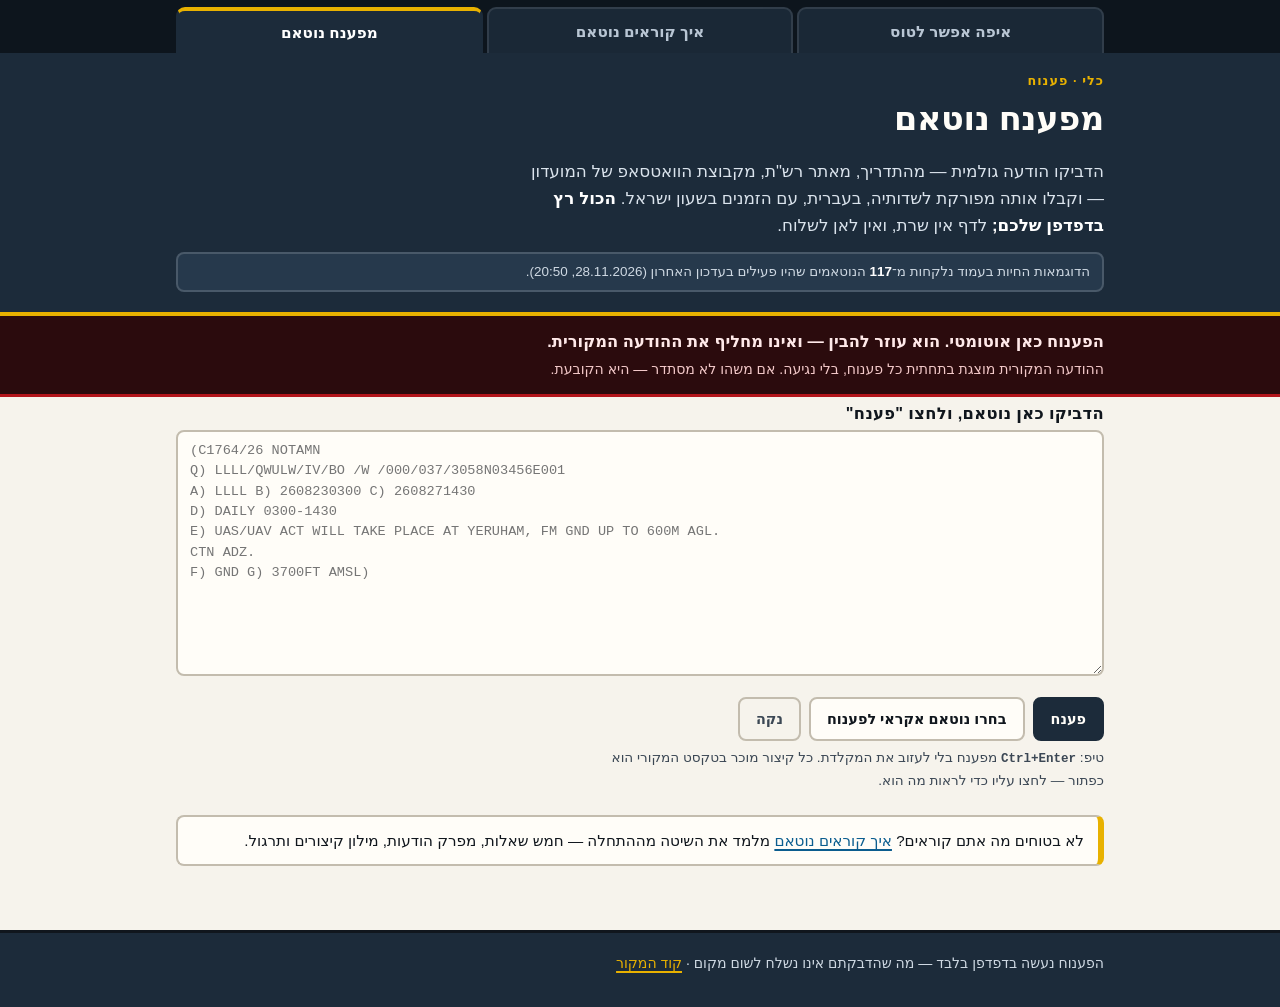
<file: decode.html>
<!DOCTYPE html>
<html lang="he" dir="rtl">
<head>
<meta charset="utf-8">
<meta name="viewport" content="width=device-width, initial-scale=1, viewport-fit=cover">
<meta name="description" content="מפענח נוטאם — הדביקו הודעה גולמית וקבלו פענוח מלא בעברית: שורת Q שדה־שדה, זמנים בשעון ישראל, גבהים וקיצורים.">
<meta name="theme-color" content="#1c2b3a">
<title>מפענח נוטאם — מגבלות מרחב אווירי</title>

<link rel="icon" href="data:image/svg+xml,%3Csvg xmlns='http://www.w3.org/2000/svg' viewBox='0 0 32 32'%3E%3Crect width='32' height='32' rx='6' fill='%231c2b3a'/%3E%3Ccircle cx='16' cy='16' r='9' fill='none' stroke='%23e8b100' stroke-width='2.5' stroke-dasharray='4 3'/%3E%3Ccircle cx='16' cy='16' r='2.5' fill='%23e8b100'/%3E%3C/svg%3E">

<link rel="stylesheet" href="assets/style.css?v=3">
<link rel="stylesheet" href="assets/learn.css?v=3">
</head>
<body class="learn">

<!--
  ניווט האתר. שלוש לשוניות, ולא כפתור שמוביל לעמוד "אחר": שלושת
  המסכים שווי־מעמד. המפה עונה "איפה מותר", הלימוד עונה "מה כתוב
  שם", והמפענח הוא הכלי — מי שכבר יודע לקרוא עדיין רוצה להדביק
  הודעה ולקבל תשובה בלי לעבור דרך שיעור.

  קישורים ולא כפתורי JS: כל לשונית היא עמוד עם כתובת משלה, שאפשר
  לשמור במועדפים ולשלוח בוואטסאפ. `aria-current` מסמן היכן אנחנו.
-->
<nav class="sitenav" aria-label="מסכי האתר">
  <div class="wrap sitenav__inner">
    <a class="sitenav__tab" href="index.html">איפה אפשר לטוס</a>
    <a class="sitenav__tab" href="learn.html">איך קוראים נוטאם</a>
    <a class="sitenav__tab sitenav__tab--on" href="decode.html" aria-current="page">מפענח נוטאם</a>
  </div>
</nav>

<header class="masthead">
  <div class="wrap">
    <p class="eyebrow">כלי · פענוח</p>
    <h1>מפענח נוטאם</h1>
    <!--
      עמוד של מסך אחד, ולכן ההסבר קצר: מי שהגיע לכאן מחזיק הודעה
      ביד ורוצה תשובה, לא הקדמה. הלימוד המלא נמצא בלשונית שלידו.
    -->
    <p class="lede">
      הדביקו הודעה גולמית — מהתדריך, מאתר רש"ת, מקבוצת הוואטסאפ של
      המועדון — וקבלו אותה מפורקת לשדותיה, בעברית, עם הזמנים בשעון
      ישראל. <strong>הכול רץ בדפדפן שלכם;</strong> לדף אין שרת, ואין
      לאן לשלוח.
    </p>
    <p class="feed-note" id="feed-note">טוען דוגמאות מהפיד…</p>
  </div>
</header>

<aside class="nfou" role="note">
  <div class="wrap">
    <p class="nfou__main">הפענוח כאן אוטומטי. הוא עוזר להבין — ואינו מחליף את ההודעה המקורית.</p>
    <p class="nfou__sub">ההודעה המקורית מוצגת בתחתית כל פענוח, בלי נגיעה. אם משהו לא מסתדר — היא הקובעת.</p>
  </div>
</aside>

<main class="wrap">
  <section class="panel" aria-label="מפענח נוטאם">
    <label class="lbl lbl--big" for="dec-input">הדביקו כאן נוטאם, ולחצו "פענח"</label>
    <textarea id="dec-input" class="ta" rows="11" spellcheck="false" dir="ltr"
      placeholder="(C1764/26 NOTAMN&#10;Q) LLLL/QWULW/IV/BO /W /000/037/3058N03456E001&#10;A) LLLL B) 2608230300 C) 2608271430&#10;D) DAILY 0300-1430&#10;E) UAS/UAV ACT WILL TAKE PLACE AT YERUHAM, FM GND UP TO 600M AGL.&#10;CTN ADZ.&#10;F) GND G) 3700FT AMSL)"></textarea>

    <div class="btn-row">
      <button type="button" class="btn btn--primary" id="dec-run">פענח</button>
      <button type="button" class="btn" id="dec-sample">בחרו נוטאם אקראי לפענוח</button>
      <button type="button" class="btn btn--quiet" id="dec-clear">נקה</button>
    </div>
    <p class="hint">
      טיפ: <span class="mono">Ctrl+Enter</span> מפענח בלי לעזוב את המקלדת.
      כל קיצור מוכר בטקסט המקורי הוא כפתור — לחצו עליו כדי לראות מה הוא.
    </p>

    <div id="dec-out" class="dec-out"></div>

    <p class="panel__foot">
      לא בטוחים מה אתם קוראים? <a href="learn.html">איך קוראים נוטאם</a>
      מלמד את השיטה מההתחלה — חמש שאלות, מפרק הודעות, מילון קיצורים
      ותרגול.
    </p>
  </section>
</main>

<footer class="site-footer">
  <div class="wrap">
    <p>הפענוח נעשה בדפדפן בלבד — מה שהדבקתם אינו נשלח לשום מקום · <a href="https://github.com/nadaval56/airspace">קוד המקור</a></p>
  </div>
</footer>

<!--
  אותו קובץ שמשרת את עמוד הלימוד. הוא נושא גם את המילון, את החידון
  ואת שאר המסכים שאינם כאן — ובכל זאת הוא אחד: הפרסור, טבלאות
  הפענוח והרינדור משותפים לשני העמודים, וקובץ שני היה מייצר בדיוק
  את הסטייה שהעמודים האלה נועדו למנוע. כל מודול בודק אם ה-DOM שלו
  קיים לפני שהוא נדלק, ולכן כאן נדלק המפענח בלבד.
-->
<script src="assets/learn.js?v=3"></script>
</body>
</html>
</file>
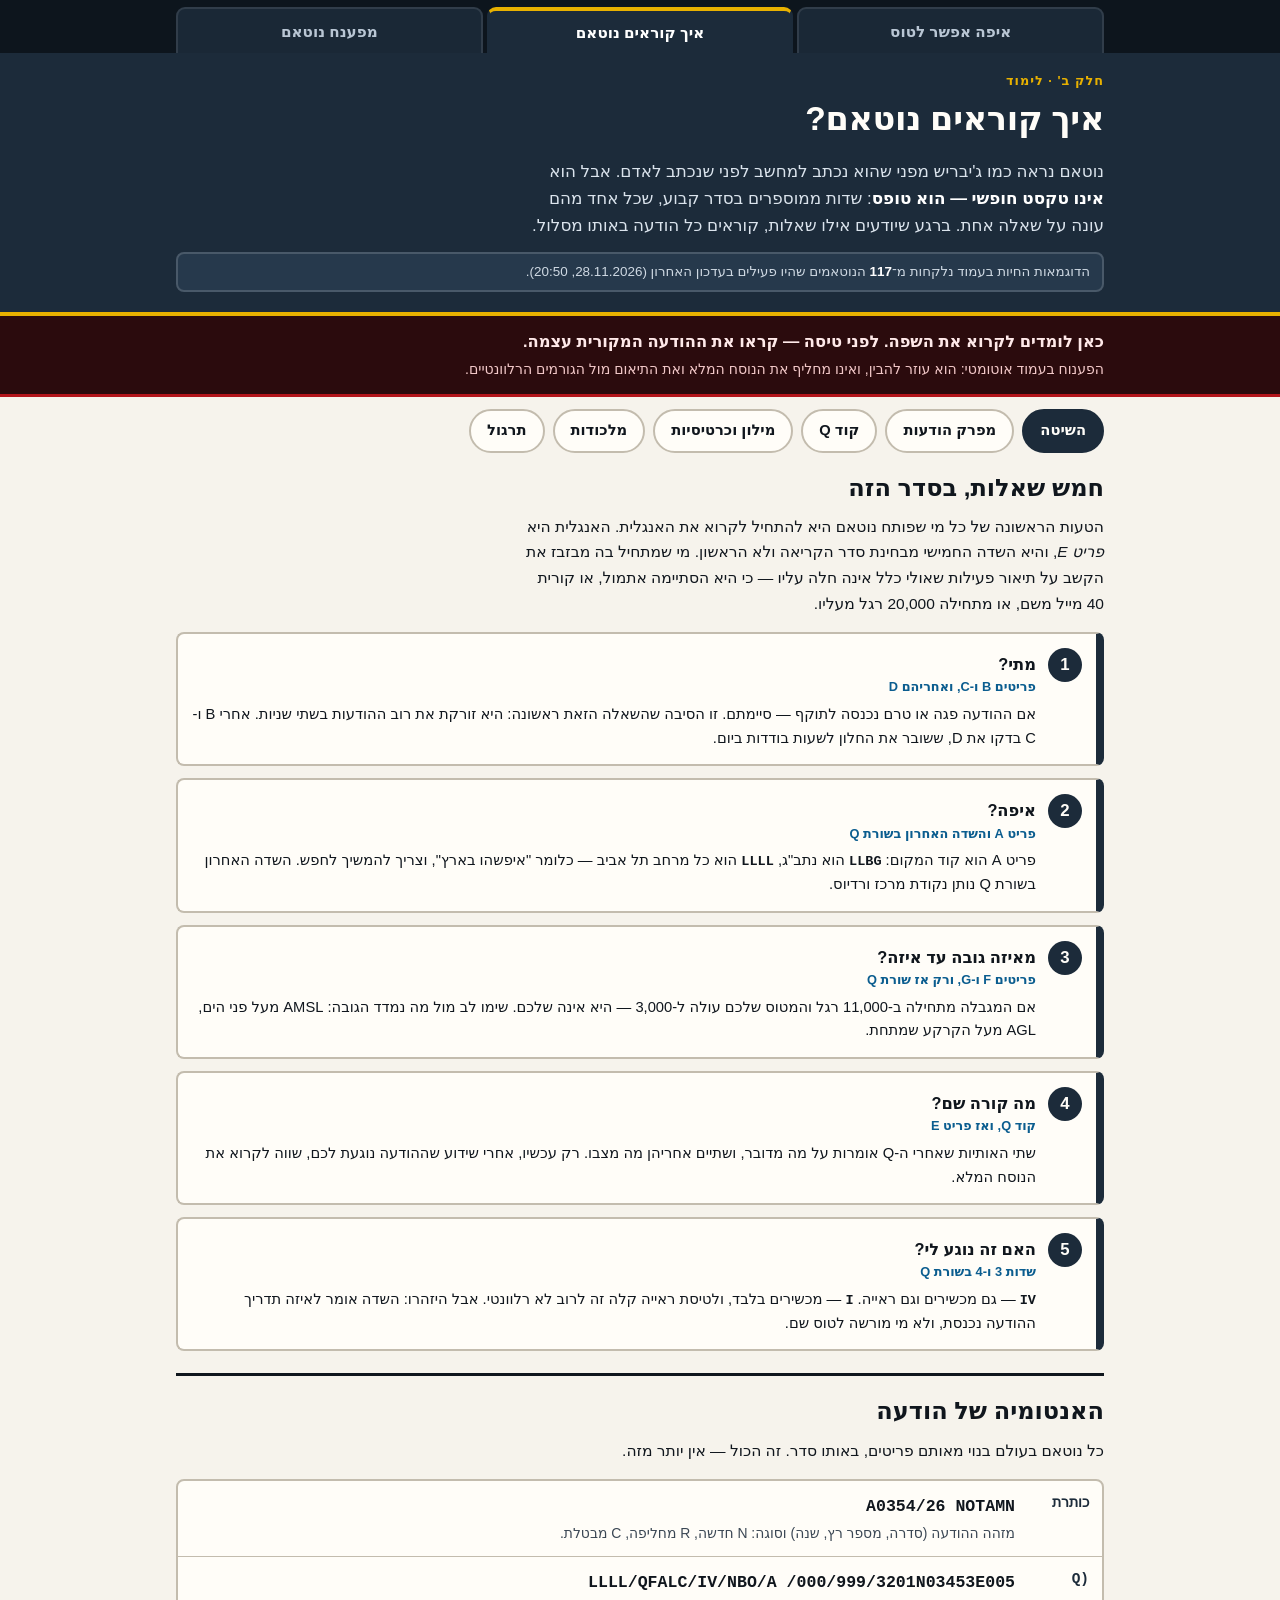
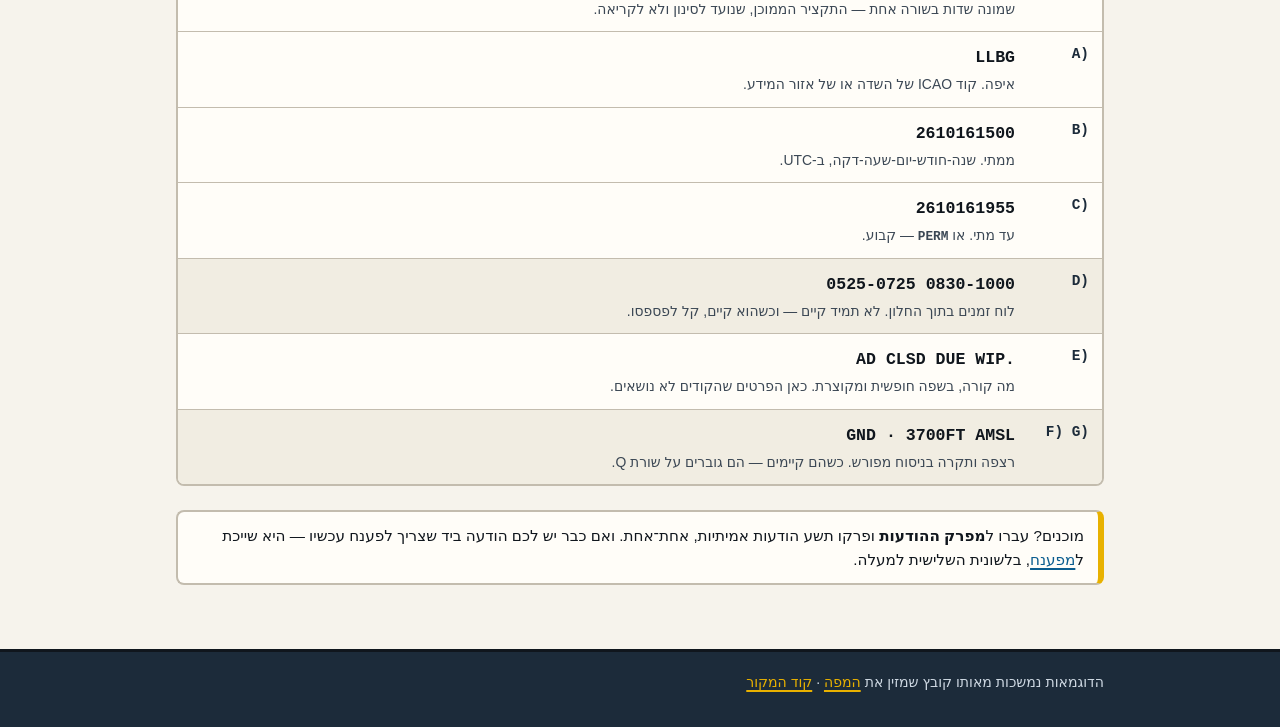
<file: learn.html>
<!DOCTYPE html>
<html lang="he" dir="rtl">
<head>
<meta charset="utf-8">
<meta name="viewport" content="width=device-width, initial-scale=1, viewport-fit=cover">
<meta name="description" content="איך קוראים נוטאם — מדריך אינטראקטיבי בעברית: מפרק הודעות, מילון קיצורים, טבלת קוד Q, מלכודות נפוצות ותרגול.">
<meta name="theme-color" content="#1c2b3a">
<title>איך קוראים נוטאם? — מגבלות מרחב אווירי</title>

<link rel="icon" href="data:image/svg+xml,%3Csvg xmlns='http://www.w3.org/2000/svg' viewBox='0 0 32 32'%3E%3Crect width='32' height='32' rx='6' fill='%231c2b3a'/%3E%3Ccircle cx='16' cy='16' r='9' fill='none' stroke='%23e8b100' stroke-width='2.5' stroke-dasharray='4 3'/%3E%3Ccircle cx='16' cy='16' r='2.5' fill='%23e8b100'/%3E%3C/svg%3E">

<link rel="stylesheet" href="assets/style.css?v=3">
<link rel="stylesheet" href="assets/learn.css?v=3">
</head>
<body class="learn">

<!--
  ניווט האתר. שלוש לשוניות, ולא כפתור שמוביל לעמוד "אחר": שלושת
  המסכים שווי־מעמד. המפה עונה "איפה מותר", הלימוד עונה "מה כתוב
  שם", והמפענח הוא הכלי — מי שכבר יודע לקרוא עדיין רוצה להדביק
  הודעה ולקבל תשובה בלי לעבור דרך שיעור.

  קישורים ולא כפתורי JS: כל לשונית היא עמוד עם כתובת משלה, שאפשר
  לשמור במועדפים ולשלוח בוואטסאפ. `aria-current` מסמן היכן אנחנו.
-->
<nav class="sitenav" aria-label="מסכי האתר">
  <div class="wrap sitenav__inner">
    <a class="sitenav__tab" href="index.html">איפה אפשר לטוס</a>
    <a class="sitenav__tab sitenav__tab--on" href="learn.html" aria-current="page">איך קוראים נוטאם</a>
    <a class="sitenav__tab" href="decode.html">מפענח נוטאם</a>
  </div>
</nav>

<header class="masthead">
  <div class="wrap">
    <p class="eyebrow">חלק ב' · לימוד</p>
    <h1>איך קוראים נוטאם?</h1>
    <p class="lede">
      נוטאם נראה כמו ג'יבריש מפני שהוא נכתב למחשב לפני שנכתב לאדם.
      אבל הוא <strong>אינו טקסט חופשי — הוא טופס</strong>: שדות
      ממוספרים בסדר קבוע, שכל אחד מהם עונה על שאלה אחת. ברגע שיודעים
      אילו שאלות, קוראים כל הודעה באותו מסלול.
    </p>
    <p class="feed-note" id="feed-note">טוען דוגמאות מהפיד…</p>
  </div>
</header>

<!--
  אותה הבהרה שבמפה, ומאותה סיבה: עמוד לימוד עלול להיקרא כהסמכה,
  והוא אינו כזו. הוא מלמד לקרוא את השפה — לא להחליט אם מותר לטוס.
  נאמר בשורה אחת, בלי לשלול את עצם השימוש: מי שמבין מה כתוב בהודעה
  נמצא במקום טוב יותר, וזו כל הנקודה.
-->
<aside class="nfou" role="note">
  <div class="wrap">
    <p class="nfou__main">כאן לומדים לקרוא את השפה. לפני טיסה — קראו את ההודעה המקורית עצמה.</p>
    <p class="nfou__sub">הפענוח בעמוד אוטומטי: הוא עוזר להבין, ואינו מחליף את הנוסח המלא ואת התיאום מול הגורמים הרלוונטיים.</p>
  </div>
</aside>

<nav class="tabs wrap" role="tablist" aria-label="דרכי לימוד">
  <button type="button" class="tab" role="tab" data-tab="method"  aria-selected="true">השיטה</button>
  <button type="button" class="tab" role="tab" data-tab="dissect" aria-selected="false">מפרק הודעות</button>
  <button type="button" class="tab" role="tab" data-tab="qcode"   aria-selected="false">קוד Q</button>
  <button type="button" class="tab" role="tab" data-tab="words"   aria-selected="false">מילון וכרטיסיות</button>
  <button type="button" class="tab" role="tab" data-tab="traps"   aria-selected="false">מלכודות</button>
  <button type="button" class="tab" role="tab" data-tab="quiz"    aria-selected="false">תרגול</button>
</nav>

<main class="wrap">

<!-- ===================== 1. השיטה ===================== -->
<section class="panel" role="tabpanel" data-panel="method" aria-label="השיטה">

  <h2 class="panel__title">חמש שאלות, בסדר הזה</h2>
  <p class="panel__lede">
    הטעות הראשונה של כל מי שפותח נוטאם היא להתחיל לקרוא את האנגלית.
    האנגלית היא <em>פריט E</em>, והיא השדה החמישי מבחינת סדר הקריאה
    ולא הראשון. מי שמתחיל בה מבזבז את הקשב על תיאור פעילות שאולי
    כלל אינה חלה עליו — כי היא הסתיימה אתמול, או קורית 40 מייל
    משם, או מתחילה 20,000 רגל מעליו.
  </p>

  <ol class="steps">
    <li class="step">
      <span class="step__num">1</span>
      <div>
        <h3>מתי? <span class="step__where">פריטים B ו-C, ואחריהם D</span></h3>
        <p>
          אם ההודעה פגה או טרם נכנסה לתוקף — סיימתם. זו הסיבה שהשאלה
          הזאת ראשונה: היא זורקת את רוב ההודעות בשתי שניות. אחרי B
          ו-C בדקו את D, ששובר את החלון לשעות בודדות ביום.
        </p>
      </div>
    </li>
    <li class="step">
      <span class="step__num">2</span>
      <div>
        <h3>איפה? <span class="step__where">פריט A והשדה האחרון בשורת Q</span></h3>
        <p>
          פריט A הוא קוד המקום: <span class="mono">LLBG</span> הוא
          נתב"ג, <span class="mono">LLLL</span> הוא כל מרחב תל אביב —
          כלומר "איפשהו בארץ", וצריך להמשיך לחפש. השדה האחרון בשורת Q
          נותן נקודת מרכז ורדיוס.
        </p>
      </div>
    </li>
    <li class="step">
      <span class="step__num">3</span>
      <div>
        <h3>מאיזה גובה עד איזה? <span class="step__where">פריטים F ו-G, ורק אז שורת Q</span></h3>
        <p>
          אם המגבלה מתחילה ב-11,000 רגל והמטוס שלכם עולה ל-3,000 —
          היא אינה שלכם. שימו לב מול מה נמדד הגובה: AMSL מעל פני
          הים, AGL מעל הקרקע שמתחת.
        </p>
      </div>
    </li>
    <li class="step">
      <span class="step__num">4</span>
      <div>
        <h3>מה קורה שם? <span class="step__where">קוד Q, ואז פריט E</span></h3>
        <p>
          שתי האותיות שאחרי ה-Q אומרות על מה מדובר, ושתיים אחריהן
          מה מצבו. רק עכשיו, אחרי שידוע שההודעה נוגעת לכם, שווה
          לקרוא את הנוסח המלא.
        </p>
      </div>
    </li>
    <li class="step">
      <span class="step__num">5</span>
      <div>
        <h3>האם זה נוגע לי? <span class="step__where">שדות 3 ו-4 בשורת Q</span></h3>
        <p>
          <span class="mono">IV</span> — גם מכשירים וגם ראייה.
          <span class="mono">I</span> — מכשירים בלבד, ולטיסת ראייה
          קלה זה לרוב לא רלוונטי. אבל היזהרו: השדה אומר לאיזה תדריך
          ההודעה נכנסת, ולא מי מורשה לטוס שם.
        </p>
      </div>
    </li>
  </ol>

  <h2 class="panel__title">האנטומיה של הודעה</h2>
  <p class="panel__lede">
    כל נוטאם בעולם בנוי מאותם פריטים, באותו סדר. זה הכול — אין
    יותר מזה.
  </p>

  <div class="anatomy">
    <div class="anatomy__row"><span class="anatomy__key">כותרת</span>
      <div><span class="mono">A0354/26 NOTAMN</span>
        <p>מזהה ההודעה (סדרה, מספר רץ, שנה) וסוגה: N חדשה, R מחליפה, C מבטלת.</p></div></div>
    <div class="anatomy__row"><span class="anatomy__key">Q)</span>
      <div><span class="mono">LLLL/QFALC/IV/NBO/A /000/999/3201N03453E005</span>
        <p>שמונה שדות בשורה אחת — התקציר הממוכן, שנועד לסינון ולא לקריאה.</p></div></div>
    <div class="anatomy__row"><span class="anatomy__key">A)</span>
      <div><span class="mono">LLBG</span><p>איפה. קוד ICAO של השדה או של אזור המידע.</p></div></div>
    <div class="anatomy__row"><span class="anatomy__key">B)</span>
      <div><span class="mono">2610161500</span><p>ממתי. שנה-חודש-יום-שעה-דקה, ב-UTC.</p></div></div>
    <div class="anatomy__row"><span class="anatomy__key">C)</span>
      <div><span class="mono">2610161955</span><p>עד מתי. או <span class="mono">PERM</span> — קבוע.</p></div></div>
    <div class="anatomy__row anatomy__row--opt"><span class="anatomy__key">D)</span>
      <div><span class="mono">0525-0725 0830-1000</span><p>לוח זמנים בתוך החלון. לא תמיד קיים — וכשהוא קיים, קל לפספסו.</p></div></div>
    <div class="anatomy__row"><span class="anatomy__key">E)</span>
      <div><span class="mono">AD CLSD DUE WIP.</span><p>מה קורה, בשפה חופשית ומקוצרת. כאן הפרטים שהקודים לא נושאים.</p></div></div>
    <div class="anatomy__row anatomy__row--opt"><span class="anatomy__key">F) G)</span>
      <div><span class="mono">GND · 3700FT AMSL</span><p>רצפה ותקרה בניסוח מפורש. כשהם קיימים — הם גוברים על שורת Q.</p></div></div>
  </div>

  <p class="panel__foot">
    מוכנים? עברו ל<strong>מפרק ההודעות</strong> ופרקו תשע הודעות
    אמיתיות, אחת־אחת. ואם כבר יש לכם הודעה ביד שצריך לפענח עכשיו —
    היא שייכת ל<a href="decode.html">מפענח</a>, בלשונית השלישית למעלה.
  </p>
</section>

<!-- ===================== 2. מפרק ===================== -->
<section class="panel" role="tabpanel" data-panel="dissect" aria-label="מפרק הודעות" hidden>
  <h2 class="panel__title">פרקו הודעה אמיתית</h2>
  <p class="panel__lede">
    תשע הודעות מהפיד הישראלי, מהפשוטה למורכבת. לחצו על כל חלק
    בהודעה — הוא ייפתח ויסביר את עצמו.
  </p>

  <div class="chips" id="ex-picker"></div>
  <p class="ex-why" id="ex-why"></p>

  <div class="ex-body">
    <div class="ex-raw" id="ex-segs"></div>
    <div class="ex-explain" id="ex-explain" aria-live="polite"></div>
  </div>

  <div class="ex-nav">
    <button type="button" class="btn" id="ex-prev">הקודמת</button>
    <button type="button" class="btn btn--primary" id="ex-next">ההודעה הבאה</button>
  </div>

  <details class="fold fold--tight">
    <summary class="fold__button">הראו לי את הפענוח המלא של ההודעה</summary>
    <div id="ex-full"></div>
  </details>
</section>

<!-- ===================== 3. קוד Q ===================== -->
<section class="panel" role="tabpanel" data-panel="qcode" aria-label="קוד Q" hidden>
  <h2 class="panel__title">חמש אותיות שמספרות את כל הסיפור</h2>
  <p class="panel__lede">
    <span class="mono">QWULW</span> אינו קוד אקראי. Q פותח,
    שתי האותיות הבאות הן <strong>הנושא</strong>, ושתי האחרונות הן
    <strong>המצב</strong>. האות הראשונה מבין השתיים קובעת משפחה
    שלמה: W הן אזהרות על פעילות בשטח, A הן מבנה המרחב, M הן
    מסלולים ושטחי תנועה.
  </p>

  <div class="qbuild">
    <div class="qbuild__controls">
      <label class="lbl" for="q-subject">נושא — שתי האותיות הראשונות</label>
      <select id="q-subject" class="sel"></select>
      <label class="lbl" for="q-condition">מצב — שתי האחרונות</label>
      <select id="q-condition" class="sel"></select>
    </div>
    <div class="qbuild__out" id="q-out" aria-live="polite"></div>
  </div>

  <div class="qfam">
    <h3 class="panel__sub">משפחות האות הראשונה</h3>
    <p class="hint">
      גם כשקוד מסוים אינו בטבלה, האות הראשונה כבר אומרת לאיזה עולם
      הוא שייך — וזה לרוב מספיק כדי להחליט אם להמשיך לקרוא.
    </p>
    <ul class="qfam__list">
      <li><span class="mono">A</span> מרחב אווירי — מבנה, גבולות ונתיבים</li>
      <li><span class="mono">C</span> תקשורת ומעקב</li>
      <li><span class="mono">F</span> מתקנים ושירותי שדה</li>
      <li><span class="mono">I</span> עזרי גישת מכשירים</li>
      <li><span class="mono">L</span> תאורה</li>
      <li><span class="mono">M</span> משטחי תנועה — מסלולים והסעה</li>
      <li><span class="mono">N</span> עזרי ניווט</li>
      <li><span class="mono">O</span> מידע תפעולי אחר</li>
      <li><span class="mono">P</span> נהלי טיסה</li>
      <li><span class="mono">R</span> מגבלות מרחב אווירי</li>
      <li><span class="mono">S</span> שירותי תעבורה אווירית</li>
      <li><span class="mono">W</span> אזהרות — פעילות בשטח</li>
    </ul>
    <p class="hint">
      וגם באותיות המצב יש היגיון: <span class="mono">A…</span> זמינות,
      <span class="mono">C…</span> שינויים, <span class="mono">H…</span> עבודות,
      <span class="mono">L…</span> מגבלות, <span class="mono">XX</span> טקסט חופשי.
    </p>
  </div>

  <h3 class="panel__sub">טבלת הנושאים</h3>
  <p class="hint">
    הטבלה מכסה את הקודים שאומתו מול נוסחי הודעות אמיתיות. קוד שאינו
    כאן יוצג בפענוח כקוד גולמי ולא ינוחש — תווית שגויה מסוכנת יותר
    מקוד שלא מזוהה. הסימון "בפיד" נספר מהנתונים ברגע זה.
  </p>
  <label class="lbl" for="q-search">חיפוש בטבלה</label>
  <input type="search" id="q-search" class="inp" placeholder="למשל: רחפן, מסלול, WU">
  <div id="q-table" class="qtable-wrap"></div>
</section>

<!-- ===================== 4. מילון ===================== -->
<section class="panel" role="tabpanel" data-panel="words" aria-label="מילון וכרטיסיות" hidden>
  <h2 class="panel__title">המילון</h2>
  <p class="panel__lede">
    כל ערך כאן נלקח מהודעות שהתפרסמו בישראל, ולא מרשימה תאורטית.
    לכן יש כאן גם <span class="mono">BUBBLE</span>, שאינו מונח ICAO
    כלל אלא מילה מקומית — ובכל זאת חוזר בעשרות הודעות. לכל ערך מוצג
    משפט אמיתי מהפיד שבו הוא מופיע, והוא נמצא בזמן ריצה — כך שאין
    כאן דוגמה שאינה קיימת באמת.</p>
  <p class="panel__lede">
    החיפוש עובר על כל המילון, גם כשקבוצה מסוימת פתוחה.
  </p>

  <label class="lbl" for="gl-search">חיפוש — בקיצור או בעברית</label>
  <input type="search" id="gl-search" class="inp" placeholder="למשל: CLSD, קרקע, צניחה">
  <div class="chips" id="gl-groups"></div>
  <p class="hint" id="gl-count"></p>
  <ul class="gl-list" id="gl-list"></ul>

  <h2 class="panel__title">כרטיסיות</h2>
  <p class="panel__lede">
    שתים־עשרה בסבב, בעיקר השכיחים. מה שלא ידעתם חוזר לסוף החפיסה.
  </p>

  <div class="fc">
    <div class="fc-card" id="fc-card" role="button" tabindex="0" aria-label="כרטיסייה — לחצו להיפוך">
      <div class="fc-face fc-face--front" id="fc-front"></div>
      <div class="fc-face fc-face--back" id="fc-back"></div>
    </div>
    <p class="fc-progress" id="fc-progress"></p>
    <p class="fc-score" id="fc-score"></p>
    <div class="btn-row">
      <button type="button" class="btn btn--primary" id="fc-known">ידעתי</button>
      <button type="button" class="btn" id="fc-unknown">לא ידעתי</button>
      <button type="button" class="btn btn--quiet" id="fc-restart">חפיסה חדשה</button>
    </div>
  </div>
</section>

<!-- ===================== 5. מלכודות ===================== -->
<section class="panel" role="tabpanel" data-panel="traps" aria-label="מלכודות" hidden>
  <h2 class="panel__title">שמונה קריאות שגויות שקורות לכולם</h2>
  <p class="panel__lede">
    לא שגיאות של מתחילים. אלה מקומות שבהם הניסוח עצמו מזמין את
    הטעות — ולכן שווה להכיר אותם בשמם.
  </p>

  <ol class="traps">
    <li class="trap">
      <p class="trap__what"><span class="mono">000/999</span></p>
      <p class="trap__wrong">נדמה: מגובה אפס עד 99,900 רגל.</p>
      <p class="trap__right">באמת: "בלי הגבלת גובה". זהו ערך מוסכם, לא טווח שנמדד. אין להסיק ממנו שהמגבלה נגמרת אי־שם למעלה.</p>
    </li>
    <li class="trap">
      <p class="trap__what"><span class="mono">…E005</span> בסוף שורת Q</p>
      <p class="trap__wrong">נדמה: זה גבול האזור.</p>
      <p class="trap__right">באמת: מעטפת עגולה שבתוכה נמצא האזור — לא צורתו. הצורה האמיתית, אם היא מפורסמת, נמצאת בפריט E) כרשימת נקודות ציון.</p>
    </li>
    <li class="trap">
      <p class="trap__what"><span class="mono">B) 2608230300</span></p>
      <p class="trap__wrong">נדמה: שלוש לפנות בוקר, השעה שעל השעון.</p>
      <p class="trap__right">באמת: 03:00 UTC — כלומר 06:00 בישראל בקיץ, 05:00 בחורף. כל זמן בנוטאם הוא UTC, תמיד.</p>
    </li>
    <li class="trap">
      <p class="trap__what"><span class="mono">D) DAILY 1700-0200</span></p>
      <p class="trap__wrong">נדמה: טעות — הסוף מוקדם מההתחלה.</p>
      <p class="trap__right">באמת: החלון חוצה חצות. מ-17:00 של יום אחד עד 02:00 של הבא, בכל יום שבתוך הטווח של B ו-C.</p>
    </li>
    <li class="trap">
      <p class="trap__what"><span class="mono">600M AGL</span> מול <span class="mono">3,700FT AMSL</span></p>
      <p class="trap__wrong">נדמה: סתירה, או שני ניסוחים לאותו דבר.</p>
      <p class="trap__right">באמת: שני מדדים שונים. AGL נמדד מהקרקע שמתחת, AMSL מפני הים. בנגב ההפרש הוא אלפי רגל, ולכן הודעה אחת נוקבת בשניהם.</p>
    </li>
    <li class="trap">
      <p class="trap__what"><span class="mono">C) …EST</span></p>
      <p class="trap__wrong">נדמה: זמן סיום ודאי.</p>
      <p class="trap__right">באמת: הערכה. ההודעה עשויה להימשך מעבר לה או להסתיים לפניה — ולא תישלח על כך הודעה נפרדת.</p>
    </li>
    <li class="trap">
      <p class="trap__what"><span class="mono">CLSD TO ALL FLT</span> … <span class="mono">EXC</span></p>
      <p class="trap__wrong">נדמה: סגור לגמרי.</p>
      <p class="trap__right">באמת: המילה <span class="mono">EXC</span> שאחריה הופכת את התמונה. היא קצרה, היא באמצע משפט, וקל לדלג עליה בקריאה מהירה.</p>
    </li>
    <li class="trap">
      <p class="trap__what">אין נוטאם על האזור</p>
      <p class="trap__wrong">נדמה: אין מגבלה.</p>
      <p class="trap__right">באמת: לא כל מגבלה מתפרסמת כנוטאם. יש תיאומים מקומיים, פעילות צבאית והסדרים זמניים שאינם עוברים בערוץ הזה כלל. <strong>היעדר נוטאם אינו ראיה להיעדר מגבלה.</strong></p>
    </li>
  </ol>

  <h2 class="panel__title">ממיר זמנים</h2>
  <p class="panel__lede">
    הזינו את מה שכתוב בפריטי B או C, וקבלו את השעה על השעון שלכם.
    ההמרה נעשית לפי התאריך שנבחר, כי הפער עצמו משתנה בין קיץ לחורף.
  </p>
  <div class="cv">
    <div class="cv__controls">
      <label class="lbl" for="cv-date">תאריך</label>
      <input type="date" id="cv-date" class="inp">
      <label class="lbl" for="cv-time">שעה ב-UTC</label>
      <input type="time" id="cv-time" class="inp">
      <button type="button" class="btn" id="cv-now">עכשיו</button>
    </div>
    <div class="cv__out" id="cv-out" aria-live="polite"></div>
  </div>
</section>

<!-- ===================== 6. תרגול ===================== -->
<section class="panel" role="tabpanel" data-panel="quiz" aria-label="תרגול" hidden>
  <h2 class="panel__title">עשר שאלות</h2>
  <p class="panel__lede">
    רובן נבנות מהודעות אמיתיות שפעילות עכשיו, ולכן כל סבב שונה
    מקודמו — אין כאן מה לשנן.
  </p>

  <div class="quiz-bar"><span class="quiz-bar__fill" id="quiz-progress"></span></div>
  <p class="hint" id="quiz-score"></p>
  <div id="quiz-box" class="quiz-box"></div>
  <div class="btn-row">
    <button type="button" class="btn btn--quiet" id="quiz-restart">סבב חדש</button>
  </div>
</section>

</main>

<footer class="site-footer">
  <div class="wrap">
    <p>הדוגמאות נמשכות מאותו קובץ שמזין את <a href="index.html">המפה</a> · <a href="https://github.com/nadaval56/airspace">קוד המקור</a></p>
  </div>
</footer>

<script src="assets/learn.js?v=3"></script>
</body>
</html>
</file>
<file: assets/style.css>
/* ---------------------------------------------------------------------------
   מגבלות מרחב אווירי — ישראל
   כיוון עיצובי: מפה אווירית בשמש. ניגודיות גבוהה, מסגרות עבות במקום צללים
   עדינים, טיפוגרפיה כבדה. שום טקסט אפור־בהיר, שום גוון פסטל — הדף נקרא
   בטלפון בחוץ באמצע היום.
   מובייל־פירסט, RTL.
--------------------------------------------------------------------------- */

:root {
  --ink:        #10161d;
  --ink-soft:   #3b4754;
  --paper:      #f6f3ec;   /* נייר חם — פחות סנוור מלבן טהור */
  --paper-2:    #fffdf8;
  --navy:       #1c2b3a;
  --navy-2:     #26394c;
  --rule:       #c3bcae;
  --rule-hard:  #10161d;

  --amber:      #e8b100;
  --alert:      #b3151b;
  --alert-bg:   #fdecec;

  /* צבעי שכבות — נבחרו להיות מובחנים גם בשמש וגם בעיוורון צבעים אדום/ירוק */
  --z-prohibited: #b3151b;   /* אסור */
  --z-restricted: #c2410c;   /* מוגבל */
  --z-danger:     #a16207;   /* מסוכן */
  --z-uav:        #6b21a8;   /* אסור לכטב"ם */
  --z-other:      #334155;

  --n-low:        #d1006e;   /* נוטאם שרצפתו מתחת ל-3,000 רגל */
  --n-high:       #0f6fa8;   /* נוטאם גבוה */

  --tap: 44px;
}

* { box-sizing: border-box; }

html { -webkit-text-size-adjust: 100%; }

body {
  margin: 0;
  background: var(--paper);
  color: var(--ink);
  font-family: "Segoe UI", "Noto Sans Hebrew", "Arial Hebrew", Arial, system-ui, sans-serif;
  font-size: 17px;
  line-height: 1.55;
  -webkit-font-smoothing: antialiased;
}

.wrap {
  width: 100%;
  max-width: 960px;
  margin-inline: auto;
  padding-inline: 16px;
}

a { color: #0b5d8f; text-decoration-thickness: 2px; text-underline-offset: 3px; }
a:focus-visible, button:focus-visible, input:focus-visible, summary:focus-visible {
  outline: 3px solid var(--amber);
  outline-offset: 2px;
}

/* --- כותרת ------------------------------------------------------------ */

.masthead {
  background: var(--navy);
  color: var(--paper-2);
  padding: 18px 0 20px;
  border-bottom: 4px solid var(--amber);
}

.eyebrow {
  margin: 0;
  font-size: 0.8rem;
  font-weight: 700;
  letter-spacing: 0.08em;
  text-transform: uppercase;
  color: var(--amber);
}

.masthead h1 {
  margin: 2px 0 14px;
  font-size: 1.7rem;
  font-weight: 800;
  letter-spacing: -0.01em;
}

/* חותמת הזמן — בגודל שאי אפשר לפספס */
.freshness {
  display: flex;
  flex-wrap: wrap;
  align-items: baseline;
  gap: 6px 10px;
  padding: 12px 14px;
  border-radius: 8px;
  background: var(--navy-2);
  border: 2px solid rgba(255, 255, 255, 0.16);
}

.freshness__label {
  font-size: 0.82rem;
  font-weight: 700;
  letter-spacing: 0.04em;
  color: #b9c6d4;
}

.freshness__value {
  font-size: 1.25rem;
  font-weight: 800;
  font-variant-numeric: tabular-nums;
  color: #fff;
}

.freshness__note {
  flex-basis: 100%;
  font-size: 0.85rem;
  color: #cfd9e3;
}

.freshness--stale {
  background: #4a1113;
  border-color: #ff6b6b;
}
.freshness--stale .freshness__value { color: #ffd9d9; }
.freshness--stale .freshness__label,
.freshness--stale .freshness__note { color: #ffc2c2; }

/* --- ניווט האתר ------------------------------------------------------- */

/*
  שלוש לשוניות בראש כל עמוד — ולשוניות ממש, לא כפתורים בשורה.

  ההבדל אינו קישוט. כפתור אומר "לחץ עליי ומשהו יקרה"; לשונית אומרת
  "אתה נמצא כאן, ויש עוד שניים כאלה לידך" — וזה בדיוק המסר. לכן
  הלשונית הפעילה נצבעת בצבע הכותרת שמתחתיה ונדבקת אליה בלי קו
  מפריד, כך שהיא נקראת כחזית של המסך הנוכחי, והשתיים האחרות
  יושבות מאחוריה על רקע כהה יותר.

  הן קישורים ולא כפתורי JS: כל מסך הוא כתובת שאפשר לשמור, לשלוח
  ולפתוח בלשונית חדשה, וכפתור "אחורה" של הדפדפן עושה את מה שמצפים
  ממנו.
*/
.sitenav {
  /* כהה מהכותרת — מה שיוצר את תחושת ה"מאחור" של הלשוניות הכבויות. */
  background: #0d151d;
}

.sitenav__inner {
  display: flex;
  align-items: stretch;
  gap: 4px;
  padding-top: 7px;
  /* בלי ריפוד תחתון: הלשוניות נוגעות בקצה התחתון של הרצועה, ומשם
     הפעילה ממשיכה אל תוך הכותרת. */
  padding-bottom: 0;
}

/*
  `flex: 1` ולא רוחב לפי תוכן, ומכאן שתי תוצאות שרצינו:

  1. שלוש לשוניות שוות רוחב אומרות "שלושה מסכים שווי־מעמד". רוחב
     לפי תוכן היה הופך את הקצרה מביניהן למשנית.
  2. **הלשוניות לעולם אינן גולשות לשורה שנייה** — הטקסט שבתוכן
     גולש. שלוש עמודות קבועות, וכל תווית נשברת בתוך העמודה שלה.
     `min-height` נותן מקום לשתי שורות מראש, כך שגובה הרצועה אינו
     קופץ בין עמוד לעמוד לפי אורך התווית.

  קיצור התוויות ל"מפה" ו"לימוד" היה פותר את הגלישה בלי כל זה —
  וגם מוחק את המשמעות. עדיף שתי שורות.
*/
.sitenav__tab {
  flex: 1;
  display: flex;
  align-items: center;
  justify-content: center;
  min-height: 52px;
  padding: 7px 6px;
  font-size: 0.85rem;
  font-weight: 800;
  line-height: 1.25;
  text-align: center;
  text-decoration: none;
  color: #b9c6d4;
  background: #1a2836;
  /* פינות עגולות למעלה בלבד — הצורה שאומרת "לשונית" בלי מילים. */
  border-radius: 9px 9px 0 0;
  border: 2px solid rgba(255, 255, 255, 0.1);
  border-bottom: none;
}

.sitenav__tab:hover {
  color: #fff;
  background: var(--navy-2);
}

/*
  הפעילה: צבע הכותרת שמתחתיה, פס ענבר למעלה, ובלי גבול תחתון —
  היא ממשיכה אל תוך הכותרת ואינה קופסה נפרדת. שתי הנקודות האלה
  ביחד הן כל ההבדל בין "לשונית" ל"כפתור מודגש".
*/
.sitenav__tab--on {
  color: #fff;
  background: var(--navy);
  border-color: var(--navy);
  border-top: 4px solid var(--amber);
  /* חופף את הקצה העליון של הכותרת, כדי שלא יישאר קו תפר. */
  margin-bottom: -1px;
  padding-bottom: 8px;
}

.sitenav__tab--on:hover { background: var(--navy); }

@media (min-width: 560px) {
  .sitenav__tab { font-size: 0.95rem; min-height: 46px; }
}

/* --- באנר NFOU -------------------------------------------------------- */

.nfou {
  background: #2b0b0d;
  color: #ffe9e9;
  border-bottom: 3px solid var(--alert);
  padding: 14px 0;
}

.nfou__main {
  margin: 0 0 6px;
  font-size: 1.02rem;
  font-weight: 800;
  line-height: 1.4;
}

.nfou__sub {
  margin: 0;
  font-size: 0.88rem;
  line-height: 1.5;
  color: #f3c9c9;
}

.nfou__sub strong { color: #fff; }

/* --- התראות ----------------------------------------------------------- */

#alerts:empty { display: none; }

.alert {
  margin: 14px 0 0;
  padding: 12px 14px;
  border-radius: 8px;
  border: 2px solid var(--alert);
  border-inline-start-width: 8px;
  background: var(--alert-bg);
  color: #4a0c0f;
  font-weight: 600;
  font-size: 0.95rem;
}

.alert--warn {
  border-color: #b45309;
  background: #fef4e2;
  color: #4a2c04;
}

/* --- מפה -------------------------------------------------------------- */

.map-section { margin-top: 16px; }

#map {
  height: 62vh;
  min-height: 340px;
  background: #e4e0d6;
  border-block: 3px solid var(--rule-hard);
}

.map-tools {
  display: flex;
  flex-direction: column;
  gap: 14px;
  padding-block: 16px;
}

.switch__count {
  font-variant-numeric: tabular-nums;
  font-size: 0.85rem;
  font-weight: 800;
  color: var(--ink-soft);
  background: #e9e4d8;
  border-radius: 999px;
  padding: 2px 10px;
}

/*
  רמז דו־שורתי. "טעינה בלחיצה" בשורה אחת היה גלולה ברוחב חצי הקופסה,
  והשם של השכבה — המידע החשוב מבין השניים — נשבר לשתי שורות במקומה.
  כשהרמז נשבר, הגלולה מצרה והשם חוזר לשורה אחת.

  המספר שמחליף את הרמז אחרי הטעינה הוא שורה אחת, והכלל הזה לא מזיק לו.
*/
.switch__count--stack {
  text-align: center;
  line-height: 1.25;
  padding: 4px 10px;
  border-radius: 14px;
}

/*
  לוח בקרה בשתי רמות: קופסה לכל שכבה, ובתוכה צירי הסינון שלה.

  בדסקטופ הקופסאות יושבות זו לצד זו — ברוחב 1440 טור אחד היה יוצר
  מגדל ארוך ומיותר. במובייל הן נערמות, וזה הסדר הנכון שם.
*/
.controls {
  display: grid;
  gap: 12px;
}

.controls__col {
  display: flex;
  flex-direction: column;
  gap: 12px;
  min-width: 0;
}

@media (min-width: 800px) {
  .controls { grid-template-columns: 1fr 1fr; align-items: start; }
}

/* המקרא מתאר את כל השכבות, ולכן הוא שורה שלמה ולא תא לצד קופסה. */
.controls > .legend__note { grid-column: 1 / -1; margin-top: 2px; }

.ctl {
  border: 2px solid var(--rule);
  border-radius: 8px;
  background: var(--paper-2);
}

.ctl--flat { padding: 6px 12px; }

/*
  קופסה שטוחה שנושאת גם קישור: שם השכבה ותנאי השימוש בטור אחד, והמונה
  לצדם — מרוכז מול **גובה הקופסה כולה** ולא מול השורה העליונה בלבד.
*/
.ctl--aside {
  display: flex;
  align-items: center;
  gap: 10px;
}

.ctl__main { flex: 1; min-width: 0; }

.ctl__head {
  list-style: none;
  cursor: pointer;
  padding: 6px 12px;
  /* מקום לעיגול הקיפול, שיושב בקצה השורה ולא בזרימה שלה. */
  padding-inline-end: 56px;
  border-radius: 6px;
  position: relative;
}

.ctl__head::-webkit-details-marker { display: none; }

/*
  חץ הקיפול בקצה השורה, נפרד מתיבת הסימון כדי שלא יתחרו על האצבע.

  הוא היה משולש של 0.85rem שצף בקצה — במובייל זה נקרא כמו פיקסל שרוף,
  ואנשים לא ידעו שיש מה לפתוח. עכשיו הוא עיגול בגודל אצבע עם מסגרת:
  אותה פעולה בדיוק, אבל הוא **נראה** כמו כפתור.
*/
.ctl__head::after {
  content: "▾";
  /* מיקום מוחלט ולא float: ב-float הוא נדחק לשורה הבאה ברגע שהוא
     גדול מגובה השורה, ואז הוא יושב מתחת לכותרת במקום בקצה שלה. */
  position: absolute;
  inset-inline-end: 12px;
  top: 50%;
  transform: translateY(-50%);
  width: 34px;
  height: 34px;
  font-size: 1.35rem;
  line-height: 31px;
  text-align: center;
  color: var(--navy);
  background: var(--paper);
  border: 2px solid var(--rule);
  border-radius: 50%;
}

.ctl__head:hover::after { border-color: var(--navy); }

.ctl[open] > .ctl__head::after { content: "▴"; }

.ctl__switch {
  display: flex;
  align-items: center;
  gap: 10px;
  min-height: var(--tap);
}

.ctl__switch input {
  width: 22px;
  height: 22px;
  accent-color: var(--navy);
  flex: none;
  cursor: pointer;
}

.ctl__label { flex: 1; font-weight: 700; }

/*
  קרדיט וקישור לתנאי השימוש של ספק הנתונים, בתוך קופסת השכבה שהם חלים
  עליה. שורה קטנה ומוזחת עד לתחילת שם השכבה — כך היא נקראת כשייכת
  לשכבה, ולא כהערה עצמאית שמתחרה בה על תשומת הלב.
*/
.ctl__terms {
  margin: 0 0 4px;
  /* 22px לתיבת הסימון + 10px של הרווח בשורת המתג. */
  padding-inline-start: 32px;
  font-size: 0.78rem;
  color: var(--ink-soft);
}

.ctl__body {
  padding: 2px 12px 10px;
  border-top: 1px solid var(--rule);
  margin-top: 2px;
}

/*
  הרשימה המוזחת.

  ההזחה אינה קישוט: היא מה שאומר לעין שהתיבות האלה שייכות לתיבה
  שמעליהן. הקו האנכי מחזק את זה — ב-RTL הוא יושב בצד ההתחלה, כלומר
  מימין, והרשימה נדחפת ממנו שמאלה.
*/
/*
  הרמה האמצעית — הציר. הוא תיבת סימון ולא כותרת, ולכן הוא צריך
  להיראות כמו הורה: מעט מוזח מהשכבה, ומעט פחות מוזח מהערכים שתחתיו.
*/
.axis { margin-top: 12px; }

.axis__head {
  display: flex;
  align-items: center;
  gap: 8px;
  min-height: 32px;
  cursor: pointer;
  padding-inline-start: 4px;
}

.axis__head input {
  width: 17px;
  height: 17px;
  accent-color: var(--navy);
  flex: none;
  cursor: pointer;
}

.axis__label {
  font-size: 0.8rem;
  font-weight: 800;
  letter-spacing: 0.02em;
  color: var(--ink-soft);
}

.axis__head:has(input:not(:checked):not(:indeterminate)) .axis__label {
  text-decoration: line-through;
}

.sub {
  list-style: none;
  margin: 0;
  padding: 0;
  padding-inline-start: 14px;
  border-inline-start: 2px solid var(--rule);
  margin-inline-start: 16px;
}

.sub__item {
  display: flex;
  align-items: center;
  gap: 8px;
  min-height: 34px;
  cursor: pointer;
  font-size: 0.92rem;
}

.sub__item input {
  width: 18px;
  height: 18px;
  accent-color: var(--navy);
  flex: none;
  cursor: pointer;
}

/* אותו ריבוע צבע שהיה בתגית — הוא מה שמקשר בין השורה לבין מה
   שמצויר על המפה, ובלעדיו הרשימה היא טקסט בלבד. */
.sub__swatch {
  width: 15px;
  height: 15px;
  flex: none;
  border-radius: 3px;
  border: 2px solid var(--swatch);
  background: color-mix(in srgb, var(--swatch) 18%, transparent);
}

.sub__swatch--dashed { border-style: dashed; }

.sub__label { flex: 1; min-width: 0; }

/* שורה מכובה נשארת קריאה — קו חוצה, כי בשמש הבדלי בהירות נעלמים. */
.sub__item:has(input:not(:checked)) .sub__label {
  color: var(--ink-soft);
  text-decoration: line-through;
}

.sub__item:has(input:not(:checked)) .sub__swatch { background: transparent; }

.sub__count {
  font-variant-numeric: tabular-nums;
  font-size: 0.78rem;
  font-weight: 800;
  padding: 1px 7px;
  border-radius: 999px;
  background: #e9e4d8;
  color: var(--ink);
}

.legend {
  display: flex;
  flex-direction: column;
  gap: 10px;
}

.legend__group {
  display: flex;
  flex-wrap: wrap;
  align-items: center;
  gap: 6px 8px;
}

.legend__title {
  width: 100%;
  font-size: 0.74rem;
  font-weight: 800;
  letter-spacing: 0.04em;
  color: var(--ink-soft, #55637a);
  text-transform: none;
}

/* פריט המקרא הוא כפתור: הצבע מסביר, המספר מכמת, הלחיצה מכבה.
   מטרה גדולה מספיק לאצבע בשטח, גם עם כפפה. */
.legend__item {
  display: flex;
  align-items: center;
  gap: 7px;
  min-height: 38px;
  padding: 4px 10px 4px 8px;
  font: inherit;
  font-size: 0.86rem;
  font-weight: 700;
  color: var(--swatch);
  background: var(--paper-2);
  border: 2px solid var(--rule);
  border-radius: 999px;
  cursor: pointer;
}

.legend__item:hover { border-color: var(--swatch); }

.legend__item:focus-visible {
  outline: 3px solid var(--amber);
  outline-offset: 2px;
}

/* כבוי — ניטרלי ודהוי, אבל עדיין קריא. קו חוצה כדי שהמצב יהיה ברור
   גם בשמש ישירה, שבה הבדלי בהירות נעלמים. */
.legend__item[aria-pressed="false"] {
  color: var(--ink-soft, #55637a);
  background: transparent;
  opacity: 0.65;
}

.legend__item[aria-pressed="false"] .legend__label { text-decoration: line-through; }
.legend__item[aria-pressed="false"] .legend__swatch { background: transparent; }

.legend__label { color: var(--ink); }
.legend__item[aria-pressed="false"] .legend__label { color: var(--ink-soft, #55637a); }

.legend__count {
  font-variant-numeric: tabular-nums;
  font-size: 0.78rem;
  font-weight: 800;
  padding: 1px 7px;
  border-radius: 999px;
  background: var(--rule);
  color: var(--ink);
}

.legend__note {
  margin: 0;
  font-size: 0.78rem;
  line-height: 1.5;
  color: var(--ink-soft, #55637a);
}

.legend__swatch {
  width: 22px;
  height: 14px;
  border-radius: 3px;
  flex: none;
  border: 2px solid currentColor;
  background: color-mix(in srgb, currentColor 20%, transparent);
}

.legend__swatch--dashed { border-style: dashed; background: transparent !important; }

/* --- חלונית מידע על המפה --------------------------------------------- */

.leaflet-popup-content-wrapper {
  border-radius: 8px;
  border: 2px solid var(--rule-hard);
  background: var(--paper-2);
}

.leaflet-popup-content {
  margin: 12px 14px;
  font-size: 0.95rem;
  line-height: 1.5;
  direction: rtl;
  text-align: right;
  max-height: 55vh;
  overflow-y: auto;
}

/* --- כרטיס נוטאם (משותף למפה ולרשימה) -------------------------------- */

.card__id {
  font-family: ui-monospace, "SFMono-Regular", Menlo, Consolas, monospace;
  font-size: 1.05rem;
  font-weight: 800;
  letter-spacing: 0.02em;
}

.card__title {
  margin: 4px 0 8px;
  font-size: 1rem;
  font-weight: 700;
  color: var(--ink-soft);
}

.badges {
  display: flex;
  flex-wrap: wrap;
  gap: 6px;
  margin: 8px 0;
}

.badge {
  font-size: 0.76rem;
  font-weight: 800;
  padding: 3px 9px;
  border-radius: 999px;
  border: 2px solid currentColor;
  white-space: nowrap;
}

.badge--low   { color: var(--n-low); background: #ffe9f4; }
.badge--high  { color: var(--n-high); background: #e4f1f9; }
.badge--fir   { color: #7c2d12; background: #fdece0; }
.badge--nogeo { color: #3f3f46; background: #ececec; }
.badge--admin { color: #3f3f46; background: #ececec; }
.badge--perm  { color: #14532d; background: #e3f4e8; }
.badge--est   { color: #713f12; background: #fdf3d7; }
.badge--cancel{ color: #7f1d1d; background: #fde8e8; }

.kv {
  margin: 8px 0 0;
  display: grid;
  grid-template-columns: auto 1fr;
  gap: 3px 12px;
  font-size: 0.9rem;
}

.kv dt { font-weight: 800; color: var(--ink-soft); }
.kv dd { margin: 0; font-variant-numeric: tabular-nums; }

.card__text {
  margin: 10px 0 0;
  padding: 10px 12px;
  background: #efeade;
  border-inline-start: 4px solid var(--navy);
  border-radius: 0 6px 6px 0;
  font-size: 0.93rem;
  line-height: 1.5;
  white-space: pre-wrap;
  word-break: break-word;
  /* טקסט הנוטאם באנגלית — נכפה כיוון כדי שלא יישבר בתצוגת RTL */
  direction: ltr;
  text-align: left;
}

.raw {
  margin-top: 10px;
  border: 2px solid var(--rule);
  border-radius: 6px;
  background: var(--paper);
}

.raw > summary {
  padding: 9px 12px;
  min-height: var(--tap);
  display: flex;
  align-items: center;
  font-size: 0.85rem;
  font-weight: 800;
  cursor: pointer;
  color: var(--ink-soft);
}

.raw pre {
  margin: 0;
  padding: 0 12px 12px;
  font-family: ui-monospace, "SFMono-Regular", Menlo, Consolas, monospace;
  font-size: 0.78rem;
  line-height: 1.45;
  white-space: pre-wrap;
  word-break: break-word;
  direction: ltr;
  text-align: left;
}

/* --- רשימה ------------------------------------------------------------ */

.list-section { padding-block: 8px 32px; }

.list-head { border-top: 3px solid var(--rule-hard); padding-top: 16px; }

.list-head h2 {
  margin: 0;
  font-size: 1.3rem;
  font-weight: 800;
}

.list-sub {
  margin: 4px 0 0;
  font-size: 0.88rem;
  color: var(--ink-soft);
}

.notam-list {
  list-style: none;
  margin: 16px 0 0;
  padding: 0;
  display: flex;
  flex-direction: column;
  gap: 14px;
}

.notam-card {
  padding: 14px;
  background: var(--paper-2);
  border: 2px solid var(--rule);
  border-radius: 8px;
  /* פס צד בצבע הסיווג — סורקים את הרשימה בעין, לא קוראים אותה */
  border-inline-start: 8px solid var(--z-other);
  scroll-margin-top: 12px;
}

.notam-card--low   { border-inline-start-color: var(--n-low); }
.notam-card--high  { border-inline-start-color: var(--n-high); }
.notam-card--admin { border-inline-start-color: #9ca3af; background: #f2f0ea; }

/*
  כרטיס מקופל.

  128 כרטיסים פתוחים הפכו את הדף לגלילה בלי סוף, ובשביל למצוא הודעה
  אחת היה צריך לעבור על כולן. הקיפול הוא ויזואלי בלבד — כל הפריטים
  ברשימה, בסדר מלא — ומה שנשאר גלוי מספיק כדי לסרוק: מזהה, נושא,
  ותגיות המצב.

  `<details>` מקורי ולא ג'אווהסקריפט: עובד בלי טעינה, נגיש למקלדת
  ולקורא מסך, ו-Ctrl+F של הדפדפן מוצא גם בתוך כרטיס סגור.
*/
.notam-card__head {
  display: flex;
  flex-wrap: wrap;
  align-items: baseline;
  justify-content: space-between;
  gap: 6px 10px;
  cursor: pointer;
  /* המשולש של הדפדפן קטן מכדי להיות מטרה באצבע; החץ שלנו במקומו. */
  list-style: none;
  padding-inline-end: 26px;
  position: relative;
  min-height: var(--tap);
}

.notam-card__head::-webkit-details-marker { display: none; }

.notam-card__head::after {
  content: "▾";
  position: absolute;
  inset-inline-end: 0;
  top: 2px;
  font-size: 0.9rem;
  color: var(--ink-soft);
  transition: transform 0.15s ease;
}

.notam-card__fold[open] > .notam-card__head::after { transform: rotate(180deg); }

.notam-card__lead {
  display: flex;
  flex-wrap: wrap;
  align-items: baseline;
  gap: 4px 10px;
  min-width: 0;
}

.notam-card__subject {
  font-size: 0.9rem;
  font-weight: 700;
  color: var(--ink-soft);
}

/* בכותרת מוצגות התגיות בלבד, קטנות יותר — הן הסימן שמאפשר להחליט
   בלי לפתוח. הגוף מציג אותן שוב בגודל מלא? לא: הוא מדלג עליהן. */
.badges--summary {
  margin: 0;
  gap: 4px;
}

.badges--summary .badge { font-size: 0.7rem; }

/* הסבר בשפה רגילה למונח המקצועי שמעליו. */
.card__gloss {
  margin: -4px 0 8px;
  font-size: 0.86rem;
  line-height: 1.5;
  color: var(--ink-soft);
}

.locate {
  min-height: 36px;
  padding: 6px 12px;
  font: inherit;
  font-size: 0.83rem;
  font-weight: 800;
  color: var(--paper-2);
  background: var(--navy);
  border: 2px solid var(--navy);
  border-radius: 6px;
  cursor: pointer;
}

.locate:hover { background: var(--navy-2); }

.empty {
  padding: 24px 16px;
  text-align: center;
  font-weight: 700;
  color: var(--ink-soft);
  border: 2px dashed var(--rule);
  border-radius: 8px;
}

/* --- תחתית ------------------------------------------------------------ */

.site-footer {
  margin-top: 8px;
  border-top: 3px solid var(--rule-hard);
  background: var(--navy);
  color: #cfd9e3;
  padding: 20px 0 28px;
  font-size: 0.88rem;
}

.site-footer p { margin: 0 0 6px; }
.site-footer a { color: var(--amber); }

/* --- מסכים גדולים ------------------------------------------------------ */

@media (min-width: 720px) {
  body { font-size: 18px; }
  .masthead h1 { font-size: 2.1rem; }
  #map { height: 68vh; }
  #map { border-radius: 10px; border: 3px solid var(--rule-hard); }
  .map-section { padding-inline: 16px; max-width: 960px; margin-inline: auto; }
}

@media (prefers-reduced-motion: reduce) {
  * { animation: none !important; transition: none !important; }
}

/* --- כפתור חזרה לתצוגה הארצית --------------------------------------- */

.view-switch {
  display: flex;
  flex-direction: column;
  gap: 2px;
  box-shadow: 0 1px 5px rgba(0, 0, 0, 0.4);
  border-radius: 6px;
  overflow: hidden;
}

.view-switch button {
  min-height: 36px;
  padding: 6px 12px;
  font: inherit;
  font-size: 0.85rem;
  font-weight: 800;
  color: var(--ink);
  background: var(--paper-2);
  border: none;
  border-bottom: 2px solid var(--rule);
  cursor: pointer;
  white-space: nowrap;
}

.view-switch button:last-child { border-bottom: none; }
.view-switch button:hover { background: var(--amber); }

/* --- מזג אוויר --------------------------------------------------------- */

.wx-section { padding-block: 8px 24px; }

.wx-list {
  list-style: none;
  margin: 16px 0 0;
  padding: 0;
  display: flex;
  flex-direction: column;
  gap: 10px;
}

.wx-card {
  padding: 12px 14px;
  background: var(--paper-2);
  border: 2px solid var(--rule);
  border-radius: 8px;
  border-inline-start: 8px solid #0f6fa8;
}

.wx-card--taf { border-inline-start-color: #7c3aed; }

/* דיווח שיש לו אזור מצויר על המפה — אותו גוון כמו הפוליגון. */
.wx-card--area { border-inline-start-color: #0f766e; }
.wx-card__kind--area { color: #0f766e; background: #e0f2f0; }

.wx-card__head {
  display: flex;
  flex-wrap: wrap;
  align-items: baseline;
  gap: 8px;
  cursor: pointer;
  list-style: none;
  padding-inline-end: 26px;
  position: relative;
  min-height: 34px;
}

.wx-card__head::-webkit-details-marker { display: none; }

.wx-card__head::after {
  content: "▾";
  position: absolute;
  inset-inline-end: 0;
  top: 2px;
  font-size: 0.9rem;
  color: var(--ink-soft);
  transition: transform 0.15s ease;
}

.wx-card__fold[open] > .wx-card__head::after { transform: rotate(180deg); }

.wx-card__fold > .wx-card__text { margin-top: 6px; }

.wx-card__station {
  font-family: ui-monospace, "SFMono-Regular", Menlo, Consolas, monospace;
  font-size: 1.02rem;
  font-weight: 800;
}

.wx-card__kind {
  font-size: 0.74rem;
  font-weight: 800;
  padding: 2px 8px;
  border-radius: 999px;
  border: 2px solid currentColor;
  color: #0f6fa8;
  background: #e4f1f9;
}

.wx-card--taf .wx-card__kind { color: #7c3aed; background: #f1e9fd; }

.wx-card__text {
  margin: 0;
  font-size: 0.92rem;
  line-height: 1.5;
  white-space: pre-wrap;
  word-break: break-word;
  /* הדיווחים באנגלית — כופים כיוון כדי שלא יישברו בתצוגת RTL */
  direction: ltr;
  text-align: left;
}

.badge--trunc { color: #92400e; background: #fef3c7; }

/* --- חלונית מפה קומפקטית ---------------------------------------------- */
/* הגרסה הראשונה הציגה כאן את הכרטיס המלא והוא חנק את המפה. */

.popup { font-size: 0.9rem; }

.popup__subject {
  margin: 3px 0 6px;
  font-size: 0.88rem;
  font-weight: 700;
  color: var(--ink-soft);
}

.kv--tight {
  gap: 2px 8px;
  font-size: 0.84rem;
  margin: 6px 0 0;
}

.popup__jump {
  margin-top: 10px;
  width: 100%;
  min-height: 38px;
  padding: 7px 10px;
  font: inherit;
  font-size: 0.85rem;
  font-weight: 800;
  color: var(--paper-2);
  background: var(--navy);
  border: 2px solid var(--navy);
  border-radius: 6px;
  cursor: pointer;
}

.popup__jump:hover { background: var(--navy-2); }

/* הבהוב קצר על הכרטיס שאליו קפצנו, כדי שהעין תמצא אותו */
/* הבהוב הכרטיס שקפצנו אליו — נוטאם או דיווח מזג אוויר, אותו סימון. */
.notam-card--found {
  outline: 4px solid var(--amber);
  outline-offset: 3px;
}

/* ייחוס ותנאי שימוש בתוך חלונית — קטן, אבל תמיד נוכח. סעיף 7 ברשימת
   הכללים של רט"ג מחייב שהתנאים יתלוו למידע, לא שיהיו קבורים ב-README. */
.popup__terms {
  margin: 8px 0 0;
  padding-top: 7px;
  border-top: 1px solid var(--rule);
  font-size: 0.74rem;
  line-height: 1.45;
  color: var(--ink-soft);
}

/*
  הבהרת מעטפת. העיגול הגדול אינו צורת ההגבלה, וזו אזהרה על **קריאה
  שגויה של המפה** ולא על סכנה — לכן ענבר ולא אדום.
*/
.popup__envelope {
  margin: 8px 0 0;
  padding: 6px 8px;
  border-inline-start: 3px solid #b45309;
  background: #fffbeb;
  border-radius: 3px;
  font-size: 0.74rem;
  line-height: 1.45;
  color: #78350f;
}

/* --- סמלי שדות תעופה, מנחתים ומשטחי מסוקים ---------------------------- */

/*
  תג עגול עם צללית: מטוס למסלול, מסוק למשטח מסוקים. הצבע הוא דיו הדף
  ולא אחד מצבעי המגבלות — שדה תעופה אינו הגבלה, והוא לא צריך להיקרא
  כמו אזור אסור.

  מלא = שדה תעופה או משטח מסוקים מוסדר; חלול = מנחת. ההבדל הוא
  בעובי הנוכחות הוויזואלית, שמקבילה לסדר הגודל של השדה.
*/
.field-pin {
  display: flex;
  align-items: center;
  justify-content: center;
  width: 100%;
  height: 100%;
  border: 2px solid var(--pin);
  border-radius: 50%;
  background: var(--paper-2);
  color: var(--pin);
  box-shadow: 0 1px 3px rgb(16 22 29 / 35%);
}

.field-pin svg {
  width: 68%;
  height: 68%;
  fill: currentColor;
  stroke: none;
}

/*
  צורה שהצהירה על עובי קו היא **קו** ולא שטח מלא. בלי החוק הזה ה-fill
  שב-CSS גובר על fill="none" שבתוך ה-SVG (כלל CSS גובר על תכונת
  מצגת), והכנפיים של המסוק נמלאו — סמל שנראה כמו כתם.
*/
.field-pin svg [stroke-width] {
  fill: none;
  stroke: currentColor;
  stroke-linecap: round;
}

.field-pin--solid {
  background: var(--pin);
  color: var(--paper-2);
}

/* מנחת חקלאי ונקודת ייחוס — תג קטן יותר וקו דק יותר. הם קיימים
   במקור, אבל מסלול עפר או קוד בלי שם אינם שדה תעופה. */
.field-pin--agricultural,
.field-pin--reference {
  border-width: 1.5px;
}

.field-pin--reference svg { width: 78%; height: 78%; }

/* תווית קבועה לנקודת ייחוס — הקוד הוא כל מה שהמקור נותן לה. */
.field-tip {
  background: var(--paper);
  border: 1.5px solid var(--navy);
  border-radius: 5px;
  padding: 0 3px;
  font-size: 0.6rem;
  font-weight: 800;
  font-family: ui-monospace, Menlo, Consolas, monospace;
  color: var(--navy);
  box-shadow: none;
}
.field-tip::before { display: none; }

/* תווית תחנת מזג אוויר — קטנה, קבועה, ולא חוסמת. */
.wx-tip {
  background: var(--paper);
  border: 2px solid #0f766e;
  border-radius: 5px;
  padding: 1px 5px;
  font-size: 0.68rem;
  font-weight: 800;
  font-family: ui-monospace, Menlo, Consolas, monospace;
  color: #0f766e;
  box-shadow: none;
}
.wx-tip::before { display: none; }

/* נוטאם שטרם נכנס לתוקף. אפור ולא אדום — הוא אינו סכנה עכשיו,
   רק מידע שכדאי לדעת שאינו רלוונטי לרגע הזה. */
.badge--future {
  color: var(--ink-soft);
  border-color: var(--ink-soft);
  background: var(--paper-2);
}

/* --- מגבלות הכלי ------------------------------------------------------ */

/*
  הפירוט המלא. היה בבאנר עצמו והיה ארוך מדי — פסקה שאיש לא קורא אינה
  אזהרה. הבאנר נושא את המשפט האחד שאסור לפספס; הפירוט כאן, פתוח
  בלחיצה, ומקושר משם.
*/
/* הקיפול נגע בתחתית האתר וקצה הקופסה נבלע בקו העליון שלה — שתי
   מסגרות שנפגשות בלי אוויר נקראות כאלמנט אחד שבור. */
.limits { margin: 28px auto 36px; }

.limits summary {
  font-weight: 800;
  cursor: pointer;
  padding: 10px 12px;
  border: 2px solid var(--rule);
  border-radius: 8px;
  background: var(--paper-2);
}

.limits[open] summary,
.limits details[open] summary { border-radius: 8px 8px 0 0; }

.limits ul {
  margin: 0;
  padding: 12px 32px 14px 16px;
  border: 2px solid var(--rule);
  border-top: none;
  border-radius: 0 0 8px 8px;
  background: var(--paper-2);
  font-size: 0.92rem;
  line-height: 1.6;
}

.limits li + li { margin-top: 7px; }


/* --- קיפול רשימה ------------------------------------------------------ */

/*
  הרשימות המלאות מקופלות מאחורי כפתור אחד. הן עדיין מלאות תמיד —
  שום דבר כאן אינו מסנן — אבל 129 כרטיסים דחפו את כל השאר אל מחוץ
  למסך, וכדי לראות את הערת השוליים היה צריך לגלול על פני כולם.
*/
.fold { margin-top: 12px; }

.fold__button {
  display: block;
  list-style: none;
  cursor: pointer;
  padding: 12px 16px;
  border: 2px solid var(--navy);
  border-radius: 8px;
  background: var(--navy);
  color: var(--paper-2);
  font-weight: 800;
  font-size: 0.95rem;
  text-align: center;
}

.fold__button::-webkit-details-marker { display: none; }

.fold__button::after { content: " ↓"; }
.fold[open] > .fold__button::after { content: " ↑"; }

.fold__button:hover { background: var(--navy-2); }

.fold[open] > .fold__button { margin-bottom: 12px; }
</file>
<file: assets/learn.css>
/* ---------------------------------------------------------------------------
   איך קוראים נוטאם — חלק ב'
   ---------------------------------------------------------------------------
   נשען על assets/style.css ואינו משכתב אותו: אותם משתני צבע, אותה
   טיפוגרפיה כבדה, אותן מסגרות עבות. הקובץ הזה מוסיף רק את מה שאין
   במפה — לשוניות, כרטיסיות, טבלאות פענוח ותרגול.

   הכלל שמעל כולם: **הטקסט המקורי של הנוטאם תמיד באנגלית, תמיד
   מימין לשמאל הפוך, ותמיד בגופן קבוע־רוחב.** ערבוב של עברית ואנגלית
   בשורה אחת בלי כיוון כפוי שובר את הסדר של הקודים, ומספר שקפץ
   למקום הלא נכון בשורת Q הוא מידע שגוי, לא באג קוסמטי.
--------------------------------------------------------------------------- */

:root {
  --learn-accent: #0b5d8f;
  --ok: #15803d;
  --ok-bg: #e6f4ea;
  --no: #b3151b;
  --no-bg: #fdecec;
}

/* --- כללי --------------------------------------------------------------- */

.mono, .field__raw, .quiz-raw, .anatomy .mono, .ex-raw {
  font-family: ui-monospace, "SFMono-Regular", Menlo, Consolas, monospace;
}

/* כל מקטע קוד הוא אנגלית — הכיוון נכפה כדי שהתווים לא יתערבבו. */
.mono {
  direction: ltr;
  unicode-bidi: isolate;
  display: inline-block;
  font-size: 0.92em;
  font-weight: 700;
}

.muted { color: var(--ink-soft); font-weight: 400; }

/* רצף לטיני בתוך משפט עברי, מבודד כדי שהפיסוק סביבו לא ייגרר איתו.
   בלי גופן מיוחד ובלי צבע — זו פרוזה, לא קוד. ראו richText ב-learn.js. */
.ltr {
  direction: ltr;
  unicode-bidi: isolate;
}

.lede {
  margin: 10px 0 0;
  font-size: 1rem;
  line-height: 1.6;
  color: #dbe4ed;
  max-width: 62ch;
}

.lede strong { color: #fff; }

.feed-note {
  margin: 12px 0 0;
  padding: 8px 12px;
  font-size: 0.84rem;
  line-height: 1.5;
  color: #cfd9e3;
  background: var(--navy-2);
  border: 2px solid rgba(255, 255, 255, 0.16);
  border-radius: 8px;
}

.feed-note strong { color: #fff; font-variant-numeric: tabular-nums; }
.feed-note--off { background: #4a1113; border-color: #ff6b6b; color: #ffd9d9; }

/* --- לשוניות ------------------------------------------------------------ */

/*
  במובייל הלשוניות גוללות לרוחב. זו הצורה היחידה שבה שבע לשוניות
  נשארות קריאות במסך צר בלי להתקפל לתפריט נסתר — ותפריט נסתר הוא
  בדיוק מה שגורם לאנשים לא לדעת שיש עוד מסכים.
*/
.tabs {
  display: flex;
  gap: 8px;
  padding-block: 12px;
  overflow-x: auto;
  scrollbar-width: thin;
  -webkit-overflow-scrolling: touch;
  scroll-margin-top: 0;
}

.tab {
  flex: none;
  min-height: var(--tap);
  padding: 8px 16px;
  font: inherit;
  font-size: 0.92rem;
  font-weight: 800;
  color: var(--ink);
  background: var(--paper-2);
  border: 2px solid var(--rule);
  border-radius: 999px;
  cursor: pointer;
  white-space: nowrap;
}

.tab:hover { border-color: var(--navy); }

.tab[aria-selected="true"] {
  color: var(--paper-2);
  background: var(--navy);
  border-color: var(--navy);
}

/* --- מסך ---------------------------------------------------------------- */

.panel { padding-bottom: 40px; }

.panel__title {
  margin: 22px 0 0;
  padding-top: 16px;
  border-top: 3px solid var(--rule-hard);
  font-size: 1.35rem;
  font-weight: 800;
}

.panel > .panel__title:first-child { margin-top: 4px; border-top: none; padding-top: 0; }

.panel__sub {
  margin: 22px 0 6px;
  font-size: 1.05rem;
  font-weight: 800;
}

.panel__lede {
  margin: 8px 0 16px;
  font-size: 0.97rem;
  line-height: 1.65;
  color: var(--ink);
  max-width: 68ch;
}

.panel__foot {
  margin-top: 24px;
  padding: 12px 14px;
  background: var(--paper-2);
  border: 2px solid var(--rule);
  border-inline-start: 6px solid var(--amber);
  border-radius: 8px;
  font-size: 0.95rem;
}

.hint {
  margin: 6px 0 10px;
  font-size: 0.85rem;
  line-height: 1.55;
  color: var(--ink-soft);
  max-width: 68ch;
}

.lbl {
  display: block;
  margin: 12px 0 4px;
  font-size: 0.82rem;
  font-weight: 800;
  letter-spacing: 0.02em;
  color: var(--ink-soft);
}

/* ההוראה של המסך הראשי בעמוד — היא צריכה להיקרא כהנחיה ולא כתווית
   שדה, ולכן היא גדולה יותר ובצבע הדיו המלא. */
.lbl--big {
  font-size: 1.02rem;
  color: var(--ink);
  margin-top: 4px;
}

/* --- כפתורים ושדות ------------------------------------------------------ */

.btn {
  min-height: var(--tap);
  padding: 9px 16px;
  font: inherit;
  font-size: 0.9rem;
  font-weight: 800;
  color: var(--ink);
  background: var(--paper-2);
  border: 2px solid var(--rule);
  border-radius: 8px;
  cursor: pointer;
}

.btn:hover { border-color: var(--navy); }

.btn--primary {
  color: var(--paper-2);
  background: var(--navy);
  border-color: var(--navy);
}

.btn--primary:hover { background: var(--navy-2); }

.btn--quiet { background: transparent; color: var(--ink-soft); }

.btn-row {
  display: flex;
  flex-wrap: wrap;
  gap: 8px;
  margin-top: 12px;
}

.inp, .sel, .ta {
  width: 100%;
  min-height: var(--tap);
  padding: 9px 12px;
  font: inherit;
  font-size: 0.95rem;
  color: var(--ink);
  background: var(--paper-2);
  border: 2px solid var(--rule);
  border-radius: 8px;
}

.ta {
  font-family: ui-monospace, "SFMono-Regular", Menlo, Consolas, monospace;
  font-size: 0.85rem;
  line-height: 1.5;
  resize: vertical;
}

.chips {
  display: flex;
  flex-wrap: wrap;
  gap: 7px;
  margin: 10px 0;
}

.chip {
  min-height: 38px;
  padding: 5px 13px;
  font: inherit;
  font-size: 0.85rem;
  font-weight: 700;
  color: var(--ink);
  background: var(--paper-2);
  border: 2px solid var(--rule);
  border-radius: 999px;
  cursor: pointer;
}

.chip:hover { border-color: var(--navy); }

.chip[aria-pressed="true"] {
  color: var(--paper-2);
  background: var(--navy);
  border-color: var(--navy);
}

/* --- מסך השיטה ---------------------------------------------------------- */

.steps {
  list-style: none;
  margin: 0;
  padding: 0;
  display: flex;
  flex-direction: column;
  gap: 12px;
}

.step {
  display: flex;
  gap: 12px;
  padding: 14px;
  background: var(--paper-2);
  border: 2px solid var(--rule);
  border-radius: 8px;
  border-inline-start: 8px solid var(--navy);
}

.step__num {
  flex: none;
  width: 34px;
  height: 34px;
  display: flex;
  align-items: center;
  justify-content: center;
  font-size: 1.05rem;
  font-weight: 800;
  color: var(--paper-2);
  background: var(--navy);
  border-radius: 50%;
}

.step h3 {
  margin: 4px 0 6px;
  font-size: 1.02rem;
  font-weight: 800;
}

.step__where {
  display: block;
  font-size: 0.8rem;
  font-weight: 700;
  color: var(--learn-accent);
}

.step p { margin: 0; font-size: 0.92rem; line-height: 1.6; }

.anatomy {
  border: 2px solid var(--rule);
  border-radius: 8px;
  background: var(--paper-2);
  overflow: hidden;
}

.anatomy__row {
  display: flex;
  gap: 12px;
  padding: 11px 13px;
  border-bottom: 1px solid var(--rule);
}

.anatomy__row:last-child { border-bottom: none; }
.anatomy__row--opt { background: #f1ede2; }

/*
  אות הפריט היא טקסט לטיני בתוך שורה עברית, והסוגר שאחריה נודד לצד
  הלא נכון בלי כיוון כפוי: "Q)" נקרא "(Q". זה נראה כמו פגם קוסמטי
  והוא אינו — אות פריט שקוראים אותה הפוך היא הדבר הראשון שמבלבל
  את מי שבא ללמוד את הפריטים.
*/
.anatomy__key {
  flex: none;
  width: 62px;
  font-family: ui-monospace, Menlo, Consolas, monospace;
  font-size: 0.9rem;
  font-weight: 800;
  color: var(--navy);
  direction: ltr;
  unicode-bidi: isolate;
  text-align: right;
}

.anatomy__row p {
  margin: 3px 0 0;
  font-size: 0.87rem;
  line-height: 1.55;
  color: var(--ink-soft);
}

.anatomy__row > div { min-width: 0; }
.anatomy__row .mono { word-break: break-all; }

/* --- מפרק ההודעות ------------------------------------------------------- */

.ex-why {
  margin: 4px 0 14px;
  padding: 10px 12px;
  font-size: 0.9rem;
  line-height: 1.55;
  background: var(--paper-2);
  border-inline-start: 6px solid var(--amber);
  border-radius: 6px;
}

.ex-body { display: grid; gap: 14px; }

/*
  ההודעה המקורית, חתוכה לחלקים לחיצים. כל חלק הוא כפתור מלא־רוחב
  ולא מילה מודגשת: המטרה היא שיהיה **ברור שאפשר ללחוץ**, גם למי
  שלא קרא את ההוראה שמעל.
*/
.ex-raw {
  padding: 6px;
  background: #efeade;
  border: 2px solid var(--rule-hard);
  border-radius: 8px;
  direction: ltr;
  text-align: left;
  font-size: 0.82rem;
  line-height: 1.6;
}

.seg {
  display: block;
  width: 100%;
  margin: 2px 0;
  padding: 6px 8px;
  font: inherit;
  font-family: ui-monospace, Menlo, Consolas, monospace;
  text-align: left;
  white-space: pre-wrap;
  word-break: break-word;
  color: var(--ink);
  background: var(--paper-2);
  border: 2px solid transparent;
  border-radius: 5px;
  cursor: pointer;
}

.seg:hover { border-color: var(--navy); }

.seg--on {
  border-color: var(--navy);
  background: #fff8dd;
  box-shadow: inset 4px 0 0 var(--amber);
}

.seg--plain {
  display: block;
  padding: 4px 8px;
  color: var(--ink-soft);
  white-space: pre-wrap;
  cursor: default;
}

.ex-explain {
  padding: 13px 14px;
  background: var(--paper-2);
  border: 2px solid var(--rule);
  border-radius: 8px;
  min-height: 120px;
}

.explain__title { margin: 0 0 8px; font-size: 1rem; font-weight: 800; }

.explain__about { margin: 0 0 8px; font-size: 0.9rem; line-height: 1.6; color: var(--ink-soft); }

.explain__here {
  margin: 0;
  padding: 9px 11px;
  font-size: 0.92rem;
  line-height: 1.6;
  background: #fff8dd;
  border-inline-start: 5px solid var(--amber);
  border-radius: 5px;
}

.explain__hint { margin: 0; color: var(--ink-soft); font-size: 0.92rem; }

.ex-nav { display: flex; gap: 8px; margin-top: 14px; }

.fold--tight { margin-top: 18px; }

@media (min-width: 860px) {
  .ex-body { grid-template-columns: 1fr 1fr; align-items: start; }
}

/* --- הפענוח המשותף ------------------------------------------------------ */

.brk {
  padding: 14px;
  background: var(--paper-2);
  border: 2px solid var(--rule);
  border-radius: 8px;
  border-inline-start: 8px solid var(--navy);
}

.brk__head {
  display: flex;
  flex-wrap: wrap;
  align-items: center;
  gap: 8px;
  margin-bottom: 10px;
}

.brk__id {
  font-family: ui-monospace, Menlo, Consolas, monospace;
  font-size: 1.1rem;
  font-weight: 800;
}

.brk__sub {
  margin: 20px 0 8px;
  padding-top: 12px;
  border-top: 2px solid var(--rule);
  font-size: 0.95rem;
  font-weight: 800;
  color: var(--ink-soft);
  letter-spacing: 0.02em;
}

.brk__err {
  margin: 0 0 10px;
  padding: 9px 11px;
  font-size: 0.88rem;
  color: #4a2c04;
  background: #fef4e2;
  border: 2px solid #b45309;
  border-radius: 6px;
}

.brk__note {
  margin: 8px 0 0;
  padding: 8px 11px;
  font-size: 0.88rem;
  line-height: 1.55;
  background: #efeade;
  border-inline-start: 4px solid var(--navy);
  border-radius: 0 6px 6px 0;
}

/* חמש השאלות — אותה שפה בכל מסך שמפענח הודעה. */
.five {
  margin: 0;
  display: grid;
  grid-template-columns: auto 1fr;
  gap: 6px 12px;
  font-size: 0.92rem;
}

.five dt { font-weight: 800; color: var(--ink-soft); white-space: nowrap; }
.five dd { margin: 0; line-height: 1.55; }

.fields {
  list-style: none;
  margin: 0;
  padding: 0;
  display: flex;
  flex-direction: column;
  gap: 10px;
}

.field {
  padding: 10px 12px;
  background: var(--paper);
  border: 2px solid var(--rule);
  border-radius: 6px;
}

.field__head { display: flex; align-items: baseline; gap: 8px; }

.field__letter {
  font-family: ui-monospace, Menlo, Consolas, monospace;
  font-size: 0.95rem;
  font-weight: 800;
  color: var(--paper-2);
  background: var(--navy);
  border-radius: 4px;
  padding: 1px 6px;
  /* ראו ההערה ב-.anatomy__key: בלי זה הסוגר קופץ לצד השני. */
  direction: ltr;
  unicode-bidi: isolate;
}

.field__name { font-size: 0.85rem; font-weight: 800; color: var(--ink-soft); }

.field__raw {
  margin: 8px 0 0;
  padding: 8px 10px;
  background: #efeade;
  border-radius: 5px;
  font-size: 0.82rem;
  line-height: 1.55;
  white-space: pre-wrap;
  word-break: break-word;
  direction: ltr;
  text-align: left;
}

.field__mean { margin: 8px 0 0; font-size: 0.9rem; line-height: 1.55; font-weight: 600; }
.field__about { margin: 4px 0 0; font-size: 0.83rem; line-height: 1.5; color: var(--ink-soft); }

.qtable-wrap { overflow-x: auto; margin-top: 8px; }

.qtable {
  width: 100%;
  border-collapse: collapse;
  font-size: 0.87rem;
}

.qtable th, .qtable td {
  padding: 8px 10px;
  text-align: start;
  border-bottom: 1px solid var(--rule);
  vertical-align: top;
}

.qtable thead th {
  font-size: 0.78rem;
  font-weight: 800;
  color: var(--ink-soft);
  background: #efeade;
  border-bottom: 2px solid var(--rule-hard);
  white-space: nowrap;
}

.qtable td.mono { direction: ltr; text-align: left; white-space: nowrap; }
.qtable__n { font-weight: 800; color: var(--ink-soft); }

.qrow__note { display: block; font-size: 0.82rem; color: var(--ink-soft); margin-top: 2px; }
.qrow__count { white-space: nowrap; }

/* --- תגיות נוספות ------------------------------------------------------- */

.badge--now    { color: #14532d; background: #e3f4e8; }
.badge--past   { color: #3f3f46; background: #ececec; }
.badge--type   { color: #1e3a5f; background: #e4eef7; }
.badge--rep    { color: #713f12; background: #fdf3d7; }
.badge--live   { color: #0f6fa8; background: #e4f1f9; }
.badge--hot    { color: #7c2d12; background: #fdece0; }

/* --- קיצור לחיץ וחלוניתו ------------------------------------------------ */

.abbr {
  font: inherit;
  font-family: ui-monospace, Menlo, Consolas, monospace;
  color: var(--learn-accent);
  background: #e4f1f9;
  border: none;
  border-bottom: 2px dotted var(--learn-accent);
  border-radius: 3px;
  padding: 0 2px;
  cursor: pointer;
}

.abbr:hover { background: #cfe6f5; }

.abbr-pop {
  position: absolute;
  z-index: 900;
  max-width: min(300px, calc(100vw - 24px));
  padding: 12px 14px;
  background: var(--paper-2);
  border: 3px solid var(--rule-hard);
  border-radius: 8px;
  box-shadow: 0 6px 20px rgb(16 22 29 / 30%);
}

.abbr-pop__x {
  float: inline-end;
  width: 28px;
  height: 28px;
  font: inherit;
  color: var(--ink-soft);
  background: transparent;
  border: none;
  cursor: pointer;
}

.abbr-pop__term {
  margin: 0;
  font-size: 1rem;
  font-weight: 800;
  direction: ltr;
  text-align: left;
}

.abbr-pop__he { margin: 2px 0 0; font-size: 0.98rem; font-weight: 700; }
.abbr-pop__note { margin: 6px 0 0; font-size: 0.86rem; line-height: 1.5; color: var(--ink-soft); }

/* --- קוד Q -------------------------------------------------------------- */

.qbuild { display: grid; gap: 14px; }

.qbuild__out {
  padding: 14px;
  background: var(--paper-2);
  border: 2px solid var(--rule);
  border-radius: 8px;
}

.qbuild__code {
  margin: 0 0 10px;
  font-family: ui-monospace, Menlo, Consolas, monospace;
  font-size: 1.9rem;
  font-weight: 800;
  letter-spacing: 0.1em;
  color: var(--navy);
  direction: ltr;
  text-align: left;
}

.qbuild__read {
  margin: 10px 0 0;
  padding: 9px 11px;
  font-size: 0.95rem;
  background: #fff8dd;
  border-inline-start: 5px solid var(--amber);
  border-radius: 5px;
}

.qbuild__seen { margin: 10px 0 0; font-size: 0.88rem; }

@media (min-width: 800px) {
  .qbuild { grid-template-columns: 280px 1fr; align-items: start; }
}

.qfam {
  margin-top: 22px;
  padding: 14px;
  background: var(--paper-2);
  border: 2px solid var(--rule);
  border-radius: 8px;
}

.qfam__list {
  list-style: none;
  margin: 10px 0 0;
  padding: 0;
  display: grid;
  gap: 6px;
  font-size: 0.9rem;
}

.qfam__list .mono {
  display: inline-block;
  width: 26px;
  font-weight: 800;
  color: var(--paper-2);
  background: var(--navy);
  border-radius: 4px;
  text-align: center;
  margin-inline-end: 8px;
}

@media (min-width: 720px) {
  .qfam__list { grid-template-columns: 1fr 1fr; }
}

/* --- מילון -------------------------------------------------------------- */

.gl-list {
  list-style: none;
  margin: 12px 0 0;
  padding: 0;
  display: flex;
  flex-direction: column;
  gap: 8px;
}

.gl-item {
  padding: 11px 13px;
  background: var(--paper-2);
  border: 2px solid var(--rule);
  border-radius: 8px;
  border-inline-start: 6px solid var(--rule);
}

.gl-item--hot { border-inline-start-color: var(--amber); }

.gl-item__head { display: flex; flex-wrap: wrap; align-items: baseline; gap: 8px; }

.gl-item__term {
  font-size: 1rem;
  font-weight: 800;
  color: var(--navy);
}

.gl-item__he { font-size: 0.95rem; font-weight: 700; }

.gl-item__note { margin: 6px 0 0; font-size: 0.86rem; line-height: 1.55; color: var(--ink-soft); }

.gl-item__use {
  margin: 8px 0 0;
  padding: 7px 9px;
  font-size: 0.78rem;
  line-height: 1.5;
  background: #efeade;
  border-radius: 5px;
}

.gl-item__use .mono { direction: ltr; unicode-bidi: isolate; }

.gl-item__use-tag {
  font-size: 0.7rem;
  font-weight: 800;
  color: var(--paper-2);
  background: var(--ink-soft);
  border-radius: 3px;
  padding: 1px 5px;
}

/* --- כרטיסיות ----------------------------------------------------------- */

.fc { margin-top: 12px; }

/*
  היפוך אמיתי ולא החלפת טקסט: התנועה היא מה שמלמד שיש צד שני, וילד
  בן שלוש מבין אותה בלי הוראה. מי שכיבה אנימציות (prefers-reduced-
  motion) מקבל החלפה מיידית — הכלל הכללי ב-style.css מטפל בזה.
*/
.fc-card {
  position: relative;
  min-height: 168px;
  cursor: pointer;
  perspective: 1000px;
}

.fc-face {
  position: absolute;
  inset: 0;
  display: flex;
  flex-direction: column;
  align-items: center;
  justify-content: center;
  gap: 8px;
  padding: 18px;
  text-align: center;
  background: var(--paper-2);
  border: 3px solid var(--rule-hard);
  border-radius: 10px;
  backface-visibility: hidden;
  transition: transform 0.4s ease;
}

.fc-face--front { transform: rotateY(0deg); }
.fc-face--back { transform: rotateY(180deg); background: #fff8dd; }
.fc--flipped .fc-face--front { transform: rotateY(-180deg); }
.fc--flipped .fc-face--back { transform: rotateY(0deg); }

.fc-term {
  font-size: 2rem;
  font-weight: 800;
  color: var(--navy);
  direction: ltr;
}

.fc-hint { font-size: 0.8rem; color: var(--ink-soft); }
.fc-he { font-size: 1.35rem; font-weight: 800; }
.fc-note { font-size: 0.87rem; line-height: 1.5; color: var(--ink-soft); }
.fc-done { font-size: 1.2rem; font-weight: 800; }

.fc-progress {
  margin: 10px 0 0;
  font-size: 0.85rem;
  font-weight: 700;
  color: var(--ink-soft);
  font-variant-numeric: tabular-nums;
}

.fc-score { margin: 4px 0 0; font-size: 0.95rem; font-weight: 800; }

/* --- מלכודות ------------------------------------------------------------ */

.traps {
  list-style: none;
  margin: 0;
  padding: 0;
  display: flex;
  flex-direction: column;
  gap: 12px;
  counter-reset: trap;
}

.trap {
  position: relative;
  padding: 14px;
  background: var(--paper-2);
  border: 2px solid var(--rule);
  border-radius: 8px;
  border-inline-start: 8px solid var(--alert);
}

.trap__what {
  margin: 0 0 8px;
  font-size: 1rem;
  font-weight: 800;
}

.trap__wrong, .trap__right {
  margin: 6px 0 0;
  padding: 8px 11px;
  font-size: 0.91rem;
  line-height: 1.55;
  border-radius: 5px;
}

.trap__wrong {
  color: #4a0c0f;
  background: var(--no-bg);
  border-inline-start: 4px solid var(--no);
}

.trap__right {
  color: #0d3f21;
  background: var(--ok-bg);
  border-inline-start: 4px solid var(--ok);
}

/* --- ממיר זמנים --------------------------------------------------------- */

.cv { display: grid; gap: 14px; }

.cv__controls {
  padding: 12px 14px;
  background: var(--paper-2);
  border: 2px solid var(--rule);
  border-radius: 8px;
}

.cv__controls .btn { margin-top: 12px; }

.cv__out {
  padding: 14px;
  background: var(--paper-2);
  border: 2px solid var(--rule);
  border-radius: 8px;
}

.cv-line { margin: 0 0 8px; font-size: 0.95rem; }
.cv-line--big { font-size: 1.15rem; }
.cv-line--big strong { font-variant-numeric: tabular-nums; }

.cv-line__tag {
  display: inline-block;
  min-width: 108px;
  font-size: 0.78rem;
  font-weight: 800;
  color: var(--ink-soft);
}

@media (min-width: 800px) {
  .cv { grid-template-columns: 1fr 1fr; align-items: start; }
}

/* --- תרגול -------------------------------------------------------------- */

.quiz-bar {
  height: 8px;
  background: var(--rule);
  border-radius: 999px;
  overflow: hidden;
}

.quiz-bar__fill {
  display: block;
  height: 100%;
  width: 0;
  background: var(--navy);
  transition: width 0.25s ease;
}

.quiz-box {
  margin-top: 10px;
  padding: 14px;
  background: var(--paper-2);
  border: 2px solid var(--rule);
  border-radius: 8px;
}

.quiz-q { margin: 0 0 10px; font-size: 1.05rem; font-weight: 800; line-height: 1.5; }

.quiz-raw {
  margin: 0 0 12px;
  padding: 10px 12px;
  background: #efeade;
  border-inline-start: 4px solid var(--navy);
  border-radius: 0 6px 6px 0;
  font-family: ui-monospace, Menlo, Consolas, monospace;
  font-size: 0.78rem;
  line-height: 1.55;
  white-space: pre-wrap;
  word-break: break-word;
  direction: ltr;
  text-align: left;
  max-height: 240px;
  overflow-y: auto;
}

.quiz-options {
  list-style: none;
  margin: 0;
  padding: 0;
  display: flex;
  flex-direction: column;
  gap: 8px;
}

.quiz-opt {
  width: 100%;
  min-height: var(--tap);
  padding: 10px 14px;
  font: inherit;
  font-size: 0.95rem;
  font-weight: 700;
  text-align: start;
  color: var(--ink);
  background: var(--paper);
  border: 2px solid var(--rule);
  border-radius: 8px;
  cursor: pointer;
}

.quiz-opt:hover:not(:disabled) { border-color: var(--navy); }
.quiz-opt:disabled { cursor: default; }

.quiz-opt--right { color: #0d3f21; background: var(--ok-bg); border-color: var(--ok); }
.quiz-opt--wrong { color: #4a0c0f; background: var(--no-bg); border-color: var(--no); }

.quiz-feedback:empty { display: none; }
.quiz-feedback { margin-top: 14px; }

.quiz-verdict { margin: 0 0 6px; font-size: 1rem; font-weight: 800; }
.quiz-verdict.is-right { color: var(--ok); }
.quiz-verdict.is-wrong { color: var(--no); }

.quiz-why {
  margin: 0 0 12px;
  padding: 10px 12px;
  font-size: 0.9rem;
  line-height: 1.6;
  background: #efeade;
  border-inline-start: 4px solid var(--navy);
  border-radius: 0 6px 6px 0;
}

.quiz-done { text-align: center; padding: 20px 10px; }
.quiz-done__score { margin: 0; font-size: 2.2rem; font-weight: 800; font-variant-numeric: tabular-nums; }
.quiz-done__note { margin: 8px 0 0; font-size: 1rem; color: var(--ink-soft); }

/* --- מסכים גדולים ------------------------------------------------------- */

@media (min-width: 720px) {
  .lede { font-size: 1.05rem; }
  .panel__title { font-size: 1.5rem; }
  .ex-raw { font-size: 0.88rem; }
}
</file>
